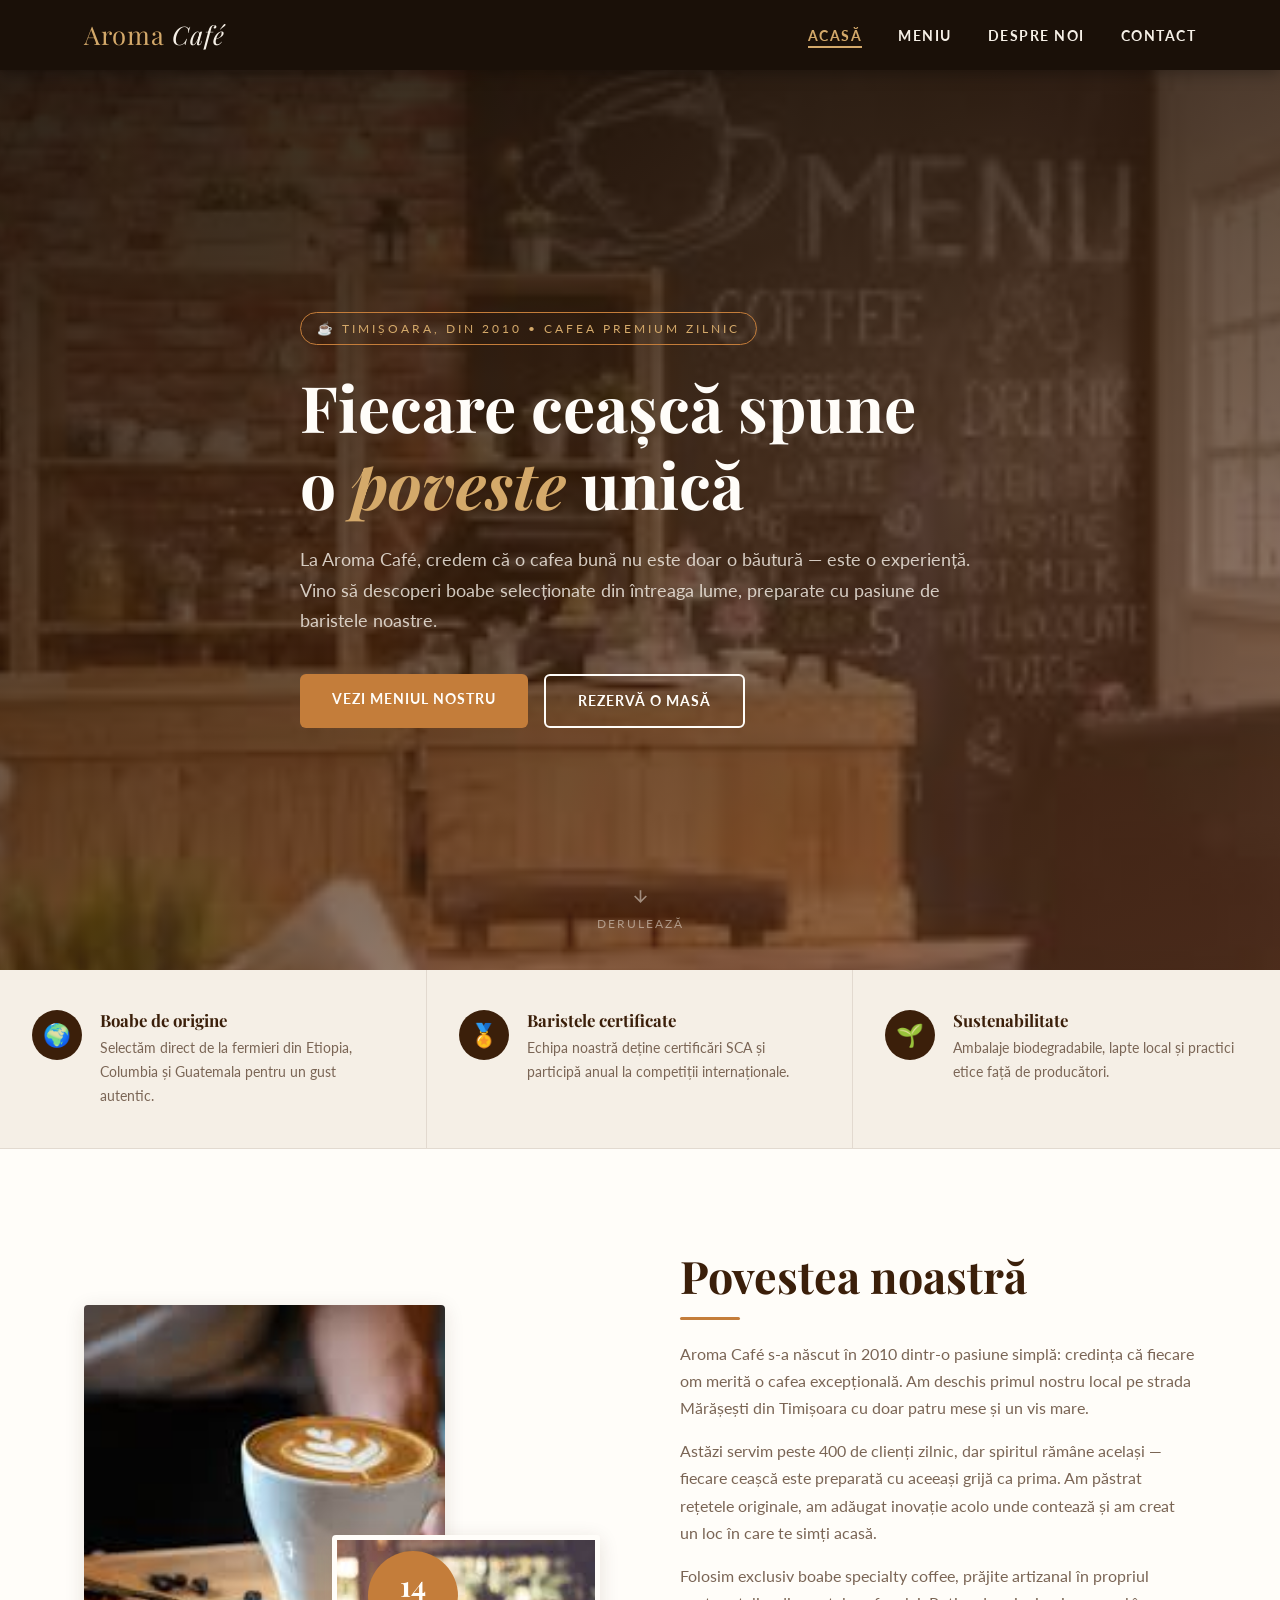
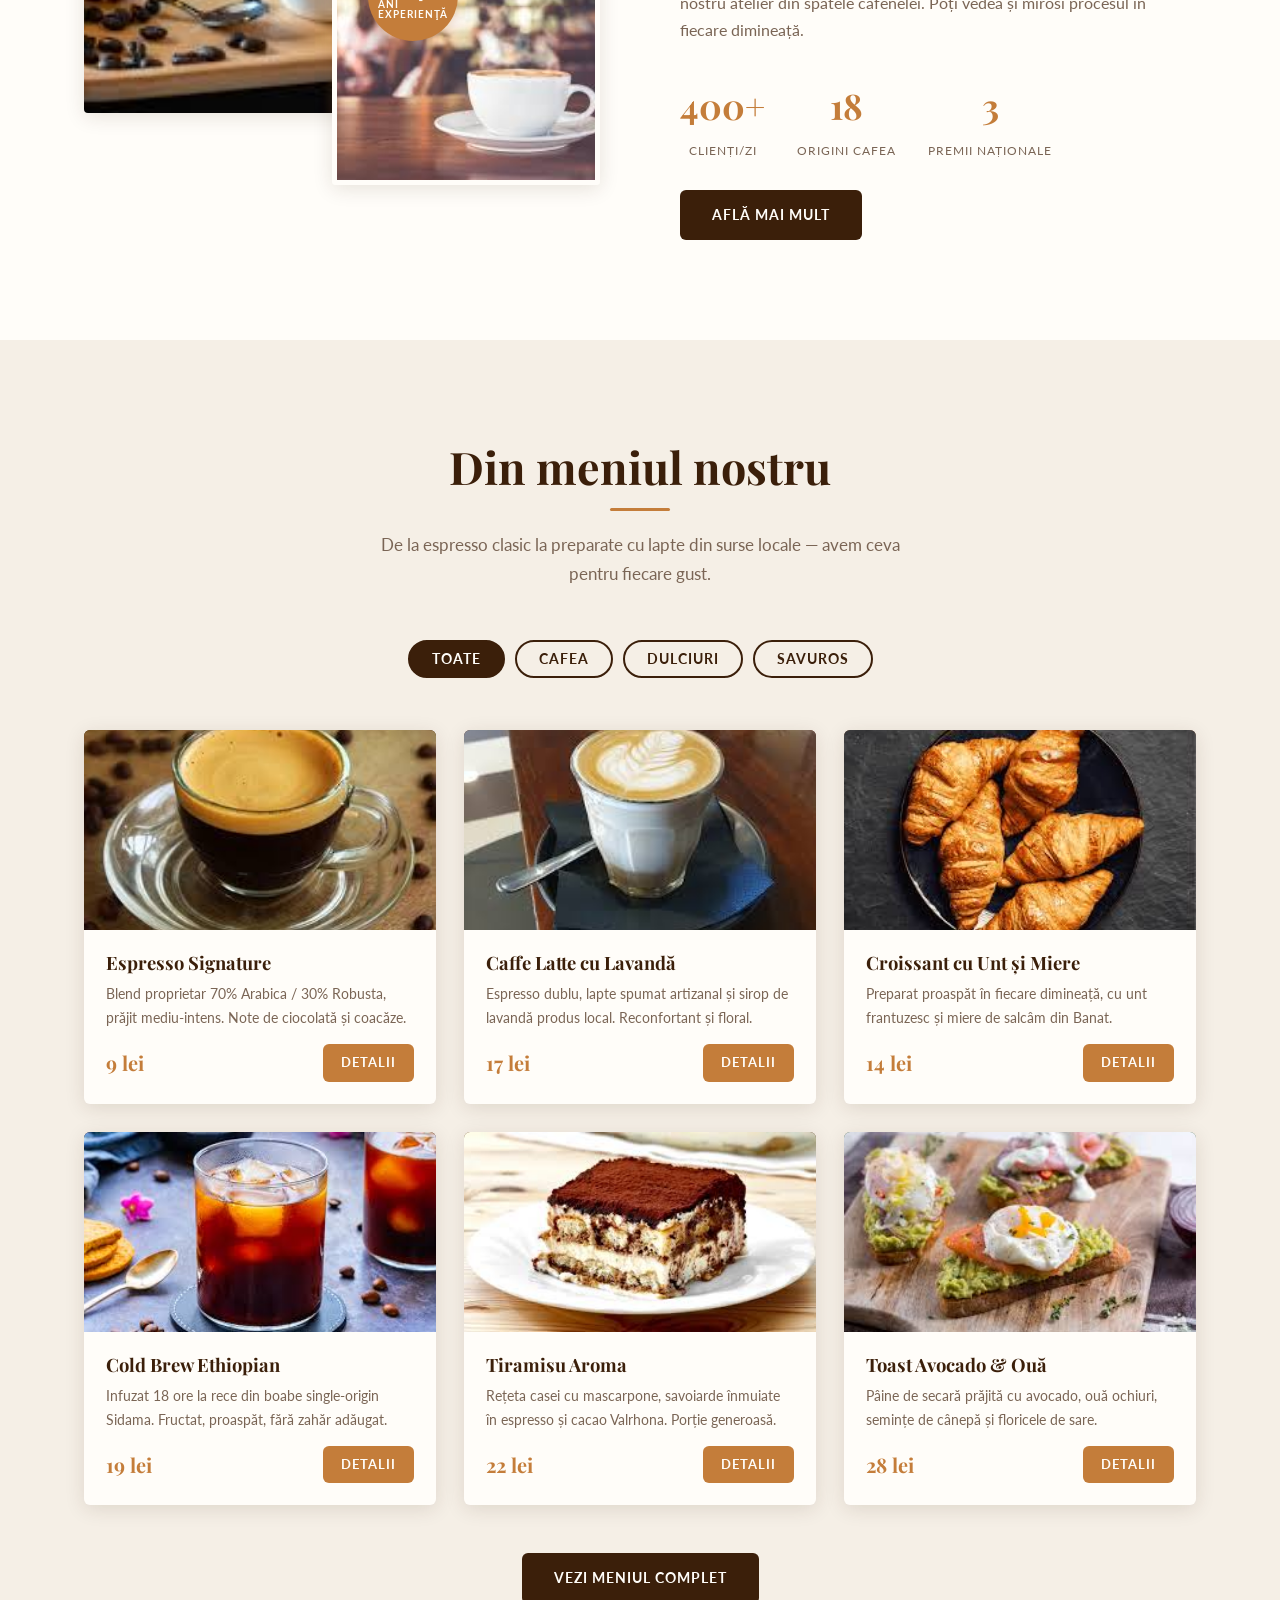
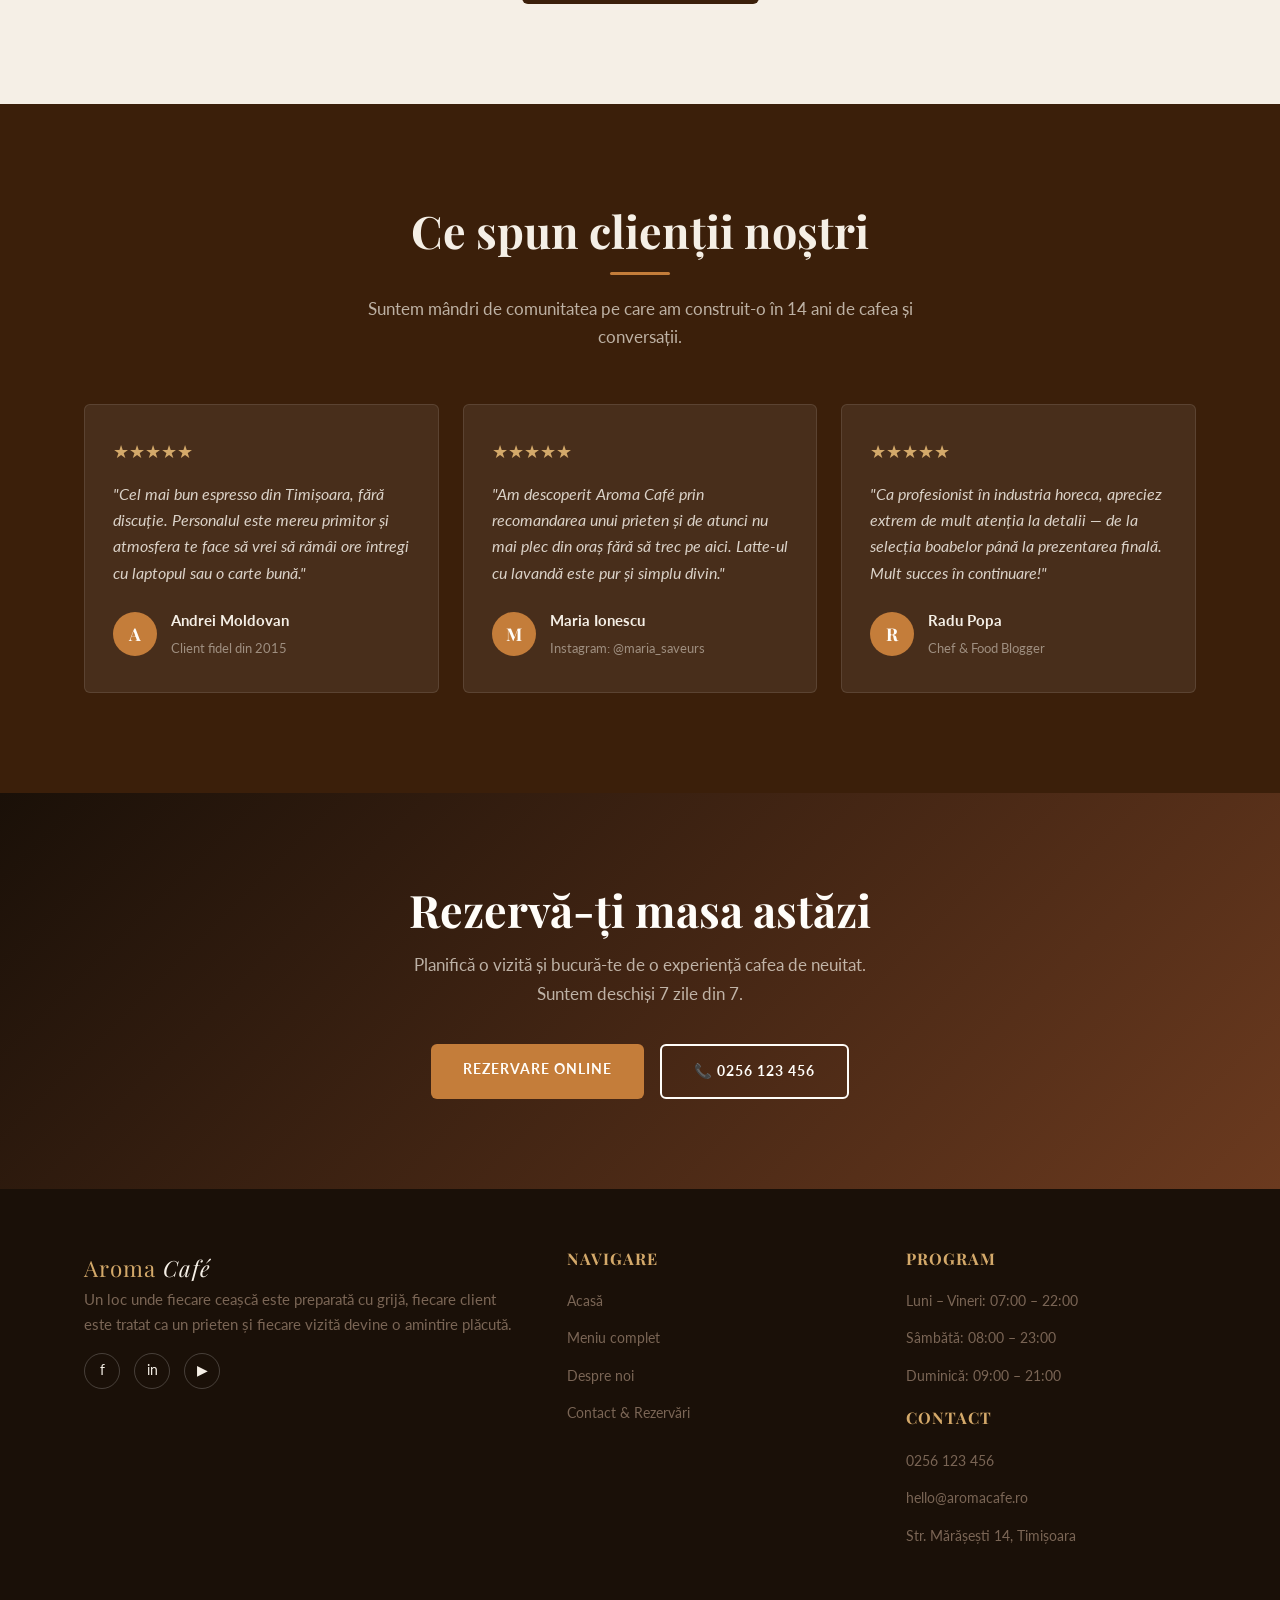
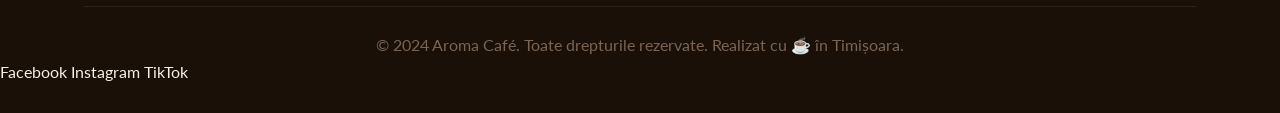
<file: static-site/static-site/index.html>
<!DOCTYPE html>
<html lang="ro">
<head>
  <meta charset="UTF-8" />
  <meta name="viewport" content="width=device-width, initial-scale=1.0" />
  <title>Aroma Café — Acasă</title>
  <link rel="stylesheet" href="css/style.css" />
  <link rel="stylesheet" href="css/home.css" />

<meta name="description" content="Cafenea modernă - cafea premium și deserturi">
<meta name="keywords" content="cafenea, cafea, deserturi">
<meta property="og:title" content="Cafenea">
<meta property="og:image" content="img/hero-bg.jpg">

</head>
<body>

<div id="loader" style="position:fixed;inset:0;background:#fff;display:flex;align-items:center;justify-content:center;z-index:9999;">
<div style="width:30px;height:30px;border:3px solid #ccc;border-top:3px solid #333;border-radius:50%;animation:spin 1s linear infinite;"></div>
</div>


  <nav id="navbar">
    <div class="container nav-inner">
      <a href="index.html" class="logo">Aroma <span>Café</span></a>
      <ul class="nav-links">
        <li><a href="index.html">Acasă</a></li>
        <li><a href="meniu.html">Meniu</a></li>
        <li><a href="despre.html">Despre noi</a></li>
        <li><a href="contact.html">Contact</a></li>
      </ul>
      <button class="hamburger" id="hamburger" aria-label="Meniu mobil">
        <span></span><span></span><span></span>
      </button>
    </div>
  </nav>
  <nav class="mobile-menu" id="mobileMenu" aria-label="Navigare mobilă">
    <button class="mobile-close" id="mobileClose" aria-label="Închide meniu">✕</button>
    <a href="index.html">Acasă</a>
    <a href="meniu.html">Meniu</a>
    <a href="despre.html">Despre noi</a>
    <a href="contact.html">Contact</a>
  </nav>

  <section class="hero">
    <div class="hero-image"></div>
    <div class="hero-bg"></div>
    <div class="container">
      <div class="hero-content">
        <span class="hero-tag">☕ Timișoara, din 2010 • Cafea premium zilnic</span>
        <h1>Fiecare ceașcă spune<br>o <em>poveste</em> unică</h1>
        <p>
          La Aroma Café, credem că o cafea bună nu este doar o băutură —
          este o experiență. Vino să descoperi boabe selecționate din întreaga
          lume, preparate cu pasiune de baristele noastre.
        </p>
        <div class="hero-actions">
          <a href="meniu.html" class="btn btn-primary">Vezi meniul nostru</a>
          <a href="contact.html" class="btn btn-outline">Rezervă o masă</a>
        </div>
      </div>
    </div>
    <div class="hero-scroll" aria-hidden="true">
      <svg viewBox="0 0 24 24" fill="none" stroke="currentColor" stroke-width="2">
        <path d="M12 5v14M5 12l7 7 7-7"/>
      </svg>
      <span>Derulează</span>
    </div>
  </section>

  <section class="features-strip">
    <div class="features-grid">
      <article class="feature-item">
        <div class="feature-icon">🌍</div>
        <div class="feature-text">
          <h3>Boabe de origine</h3>
          <p>Selectăm direct de la fermieri din Etiopia, Columbia și Guatemala pentru un gust autentic.</p>
        </div>
      </article>
      <article class="feature-item">
        <div class="feature-icon">🏅</div>
        <div class="feature-text">
          <h3>Baristele certificate</h3>
          <p>Echipa noastră deține certificări SCA și participă anual la competiții internaționale.</p>
        </div>
      </article>
      <article class="feature-item">
        <div class="feature-icon">🌱</div>
        <div class="feature-text">
          <h3>Sustenabilitate</h3>
          <p>Ambalaje biodegradabile, lapte local și practici etice față de producători.</p>
        </div>
      </article>
    </div>
  </section>

  <section class="about-section">
    <div class="container">
      <div class="about-grid">
        <div class="about-images" aria-hidden="true">
          <div class="about-img-main"></div>
          <div class="about-img-accent"></div>
          <div class="about-badge">14<small>ani<br>experienţă</small></div>
        </div>
        <div class="about-text">
          <h2 class="section-title">Povestea noastră</h2>
          <div class="divider"></div>
          <p>
            Aroma Café s-a născut în 2010 dintr-o pasiune simplă: credința că
            fiecare om merită o cafea excepțională. Am deschis primul nostru local
            pe strada Mărășești din Timișoara cu doar patru mese și un vis mare.
          </p>
          <p>
            Astăzi servim peste 400 de clienți zilnic, dar spiritul rămâne același —
            fiecare ceașcă este preparată cu aceeași grijă ca prima. Am păstrat
            rețetele originale, am adăugat inovație acolo unde contează și am creat
            un loc în care te simți acasă.
          </p>
          <p>
            Folosim exclusiv boabe specialty coffee, prăjite artizanal în propriul
            nostru atelier din spatele cafenelei. Poți vedea și mirosi procesul
            în fiecare dimineață.
          </p>
          <div class="about-stats">
            <div class="stat"><span class="stat-num">400+</span><span class="stat-label">Clienți/zi</span></div>
            <div class="stat"><span class="stat-num">18</span><span class="stat-label">Origini cafea</span></div>
            <div class="stat"><span class="stat-num">3</span><span class="stat-label">Premii naționale</span></div>
          </div>
          <br>
          <a href="despre.html" class="btn btn-dark">Află mai mult</a>
        </div>
      </div>
    </div>
  </section>

  <section class="menu-preview">
    <div class="container">
      <h2 class="section-title">Din meniul nostru</h2>
      <div class="divider"></div>
      <p class="section-subtitle">De la espresso clasic la preparate cu lapte din surse locale — avem ceva pentru fiecare gust.</p>

      <div class="menu-tabs">
        <button class="tab-btn active" data-cat="all">Toate</button>
        <button class="tab-btn" data-cat="cafea">Cafea</button>
        <button class="tab-btn" data-cat="dulce">Dulciuri</button>
        <button class="tab-btn" data-cat="savuros">Savuros</button>
      </div>

      <div class="menu-grid">
 
        <article class="menu-card" data-cat="cafea">
          <div class="menu-card-img" style="background-image:url('img/espresso.jpg'); background-color:#4a2c0a;"></div>
          <div class="menu-card-body">
            <h3>Espresso Signature</h3>
            <p>Blend proprietar 70% Arabica / 30% Robusta, prăjit mediu-intens. Note de ciocolată și coacăze.</p>
            <div class="menu-card-footer">
              <span class="price">9 lei</span>
              <a href="meniu.html" class="btn btn-primary" style="padding:8px 18px;font-size:0.8rem;">Detalii</a>
            </div>
          </div>
        </article>

        <article class="menu-card" data-cat="cafea">
          <div class="menu-card-img" style="background-image:url('img/latte.jpg'); background-color:#6b3a1f;"></div>
          <div class="menu-card-body">
            <h3>Caffe Latte cu Lavandă</h3>
            <p>Espresso dublu, lapte spumat artizanal și sirop de lavandă produs local. Reconfortant și floral.</p>
            <div class="menu-card-footer">
              <span class="price">17 lei</span>
              <a href="meniu.html" class="btn btn-primary" style="padding:8px 18px;font-size:0.8rem;">Detalii</a>
            </div>
          </div>
        </article>

        <article class="menu-card" data-cat="dulce">
          <div class="menu-card-img" style="background-image:url('img/croissant.jpg'); background-color:#8b5e3c;"></div>
          <div class="menu-card-body">
            <h3>Croissant cu Unt și Miere</h3>
            <p>Preparat proaspăt în fiecare dimineață, cu unt frantuzesc și miere de salcâm din Banat.</p>
            <div class="menu-card-footer">
              <span class="price">14 lei</span>
              <a href="meniu.html" class="btn btn-primary" style="padding:8px 18px;font-size:0.8rem;">Detalii</a>
            </div>
          </div>
        </article>

        <article class="menu-card" data-cat="cafea">
          <div class="menu-card-img" style="background-image:url('img/cold-brew.jpg'); background-color:#2a1505;"></div>
          <div class="menu-card-body">
            <h3>Cold Brew Ethiopian</h3>
            <p>Infuzat 18 ore la rece din boabe single-origin Sidama. Fructat, proaspăt, fără zahăr adăugat.</p>
            <div class="menu-card-footer">
              <span class="price">19 lei</span>
              <a href="meniu.html" class="btn btn-primary" style="padding:8px 18px;font-size:0.8rem;">Detalii</a>
            </div>
          </div>
        </article>

        <article class="menu-card" data-cat="dulce">
          <div class="menu-card-img" style="background-image:url('img/tiramisu.jpg'); background-color:#5c3317;"></div>
          <div class="menu-card-body">
            <h3>Tiramisu Aroma</h3>
            <p>Rețeta casei cu mascarpone, savoiarde înmuiate în espresso și cacao Valrhona. Porție generoasă.</p>
            <div class="menu-card-footer">
              <span class="price">22 lei</span>
              <a href="meniu.html" class="btn btn-primary" style="padding:8px 18px;font-size:0.8rem;">Detalii</a>
            </div>
          </div>
        </article>

        <article class="menu-card" data-cat="savuros">
          <div class="menu-card-img" style="background-image:url('img/avocado.jpg'); background-color:#3a5c2a;"></div>
          <div class="menu-card-body">
            <h3>Toast Avocado &amp; Ouă</h3>
            <p>Pâine de secară prăjită cu avocado, ouă ochiuri, semințe de cânepă și floricele de sare.</p>
            <div class="menu-card-footer">
              <span class="price">28 lei</span>
              <a href="meniu.html" class="btn btn-primary" style="padding:8px 18px;font-size:0.8rem;">Detalii</a>
            </div>
          </div>
        </article>
      </div>

      <div style="text-align:center; margin-top:48px;">
        <a href="meniu.html" class="btn btn-dark">Vezi meniul complet</a>
      </div>
    </div>
  </section>

  <section class="testimonials">
    <div class="container">
      <h2 class="section-title">Ce spun clienții noștri</h2>
      <div class="divider"></div>
      <p class="section-subtitle">Suntem mândri de comunitatea pe care am construit-o în 14 ani de cafea și conversații.</p>

      <div class="reviews-grid">
        <article class="review-card">
          <div class="stars">★★★★★</div>
          <p>"Cel mai bun espresso din Timișoara, fără discuție. Personalul este mereu primitor și atmosfera te face să vrei să rămâi ore întregi cu laptopul sau o carte bună."</p>
          <div class="reviewer">
            <div class="reviewer-avatar">A</div>
            <div class="reviewer-info"><strong>Andrei Moldovan</strong><span>Client fidel din 2015</span></div>
          </div>
        </article>
        <article class="review-card">
          <div class="stars">★★★★★</div>
          <p>"Am descoperit Aroma Café prin recomandarea unui prieten și de atunci nu mai plec din oraș fără să trec pe aici. Latte-ul cu lavandă este pur și simplu divin."</p>
          <div class="reviewer">
            <div class="reviewer-avatar">M</div>
            <div class="reviewer-info"><strong>Maria Ionescu</strong><span>Instagram: @maria_saveurs</span></div>
          </div>
        </article>
        <article class="review-card">
          <div class="stars">★★★★★</div>
          <p>"Ca profesionist în industria horeca, apreciez extrem de mult atenția la detalii — de la selecția boabelor până la prezentarea finală. Mult succes în continuare!"</p>
          <div class="reviewer">
            <div class="reviewer-avatar">R</div>
            <div class="reviewer-info"><strong>Radu Popa</strong><span>Chef &amp; Food Blogger</span></div>
          </div>
        </article>
      </div>
    </div>
  </section>

  <section class="cta-band">
    <div class="container">
      <h2>Rezervă-ți masa astăzi</h2>
      <p>Planifică o vizită și bucură-te de o experiență cafea de neuitat. Suntem deschiși 7 zile din 7.</p>
      <div class="cta-actions">
        <a href="contact.html" class="btn btn-primary">Rezervare online</a>
        <a href="tel:+40256123456" class="btn btn-outline">📞 0256 123 456</a>
      </div>
    </div>
  </section>

  <footer>
    <div class="container">
      <div class="footer-grid">
        <div class="footer-brand">
          <a href="index.html" class="logo">Aroma <span>Café</span></a>
          <p>Un loc unde fiecare ceașcă este preparată cu grijă, fiecare client este tratat ca un prieten și fiecare vizită devine o amintire plăcută.</p>
          <div class="social-links">
            <a href="#" aria-label="Facebook">f</a>
            <a href="#" aria-label="Instagram">in</a>
            <a href="#" aria-label="TikTok">▶</a>
          </div>
        </div>
        <div class="footer-col">
          <h4>Navigare</h4>
          <ul>
            <li><a href="index.html">Acasă</a></li>
            <li><a href="meniu.html">Meniu complet</a></li>
            <li><a href="despre.html">Despre noi</a></li>
            <li><a href="contact.html">Contact &amp; Rezervări</a></li>
          </ul>
        </div>
        <div class="footer-col">
          <h4>Program</h4>
          <ul>
            <li><a>Luni – Vineri: 07:00 – 22:00</a></li>
            <li><a>Sâmbătă: 08:00 – 23:00</a></li>
            <li><a>Duminică: 09:00 – 21:00</a></li>
          </ul>
          <h4 style="margin-top:20px;">Contact</h4>
          <ul>
            <li><a href="tel:+40256123456">0256 123 456</a></li>
            <li><a href="mailto:hello@aromacafe.ro">hello@aromacafe.ro</a></li>
            <li><a>Str. Mărășești 14, Timișoara</a></li>
          </ul>
        </div>
      </div>
      <div class="footer-bottom">
        <p>© 2024 Aroma Café. Toate drepturile rezervate. Realizat cu ☕ în Timișoara.</p>
      </div>
    </div>
  
<div class="social">
<a href="https://facebook.com" target="_blank">Facebook</a>
<a href="https://instagram.com" target="_blank">Instagram</a>
<a href="https://tiktok.com" target="_blank">TikTok</a>
</div>

</footer>

  <script src="js/main.js"></script>
</body>
</html>
</file>
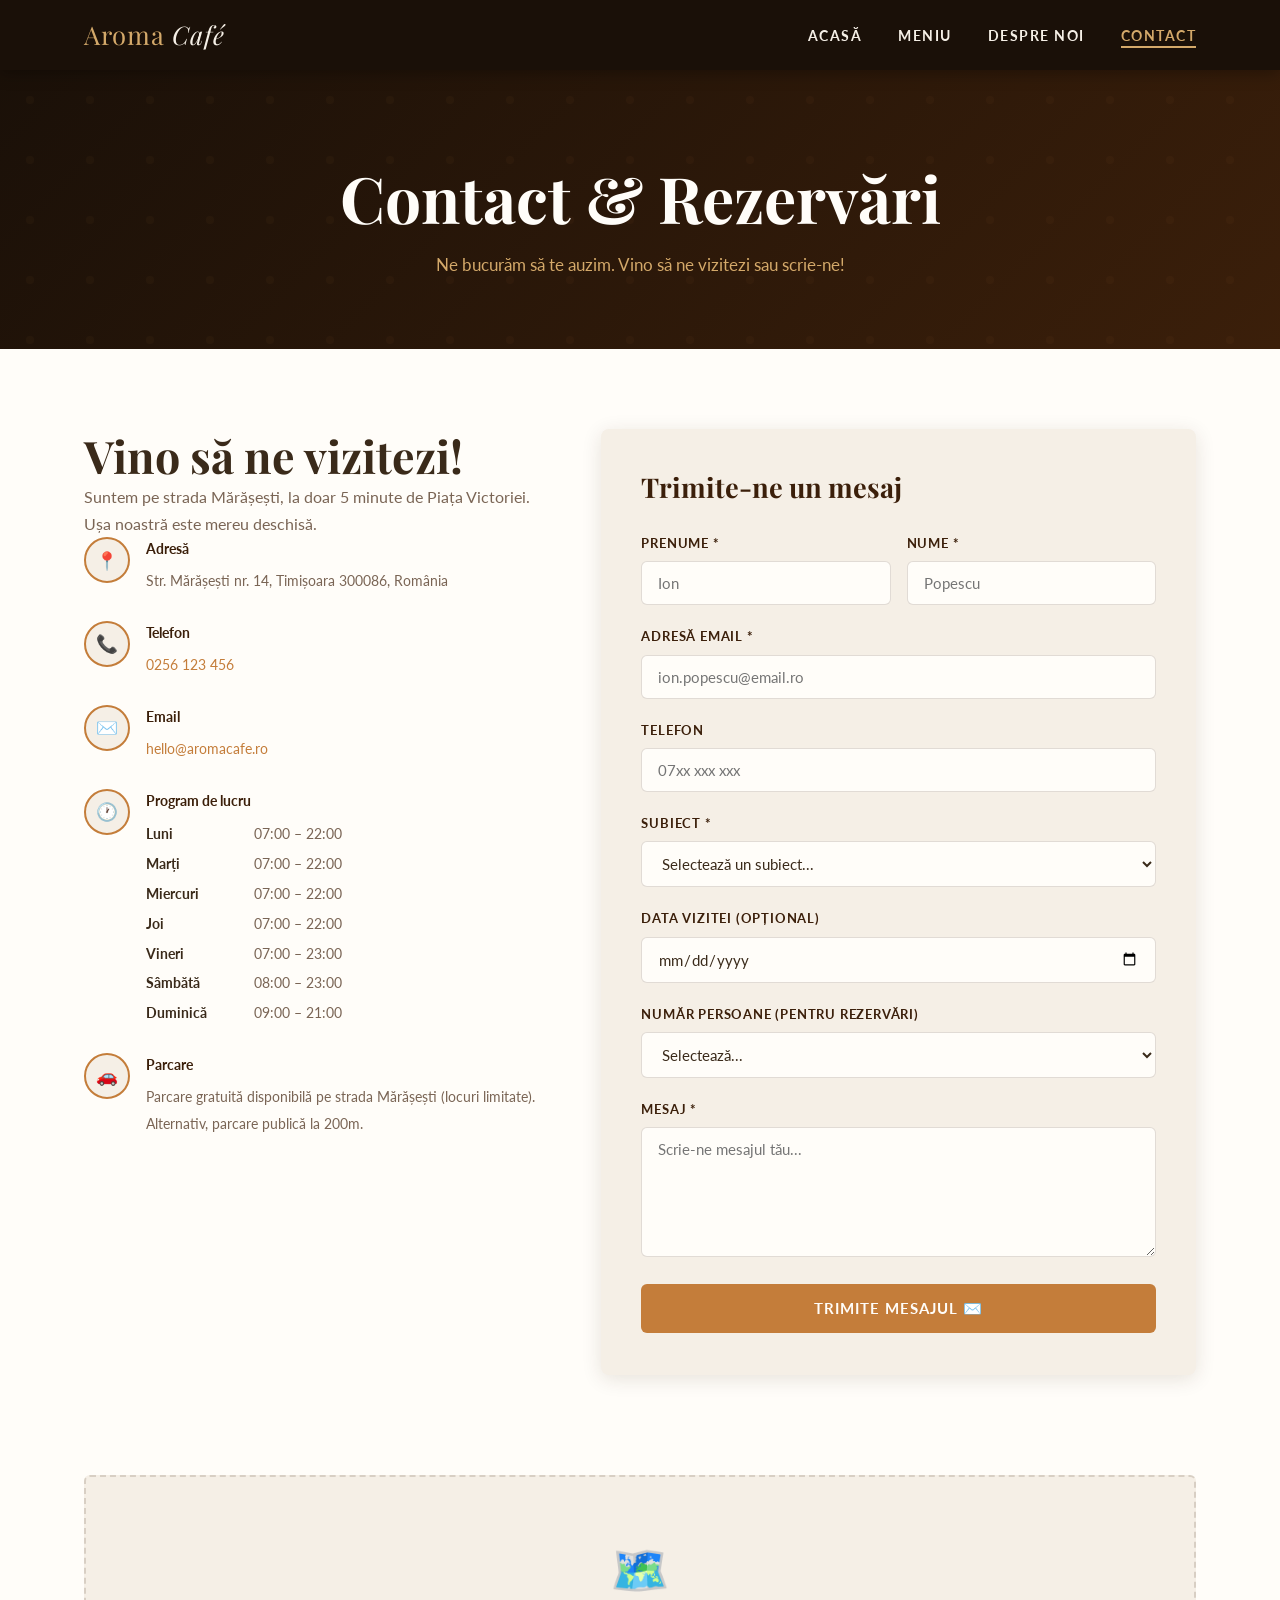
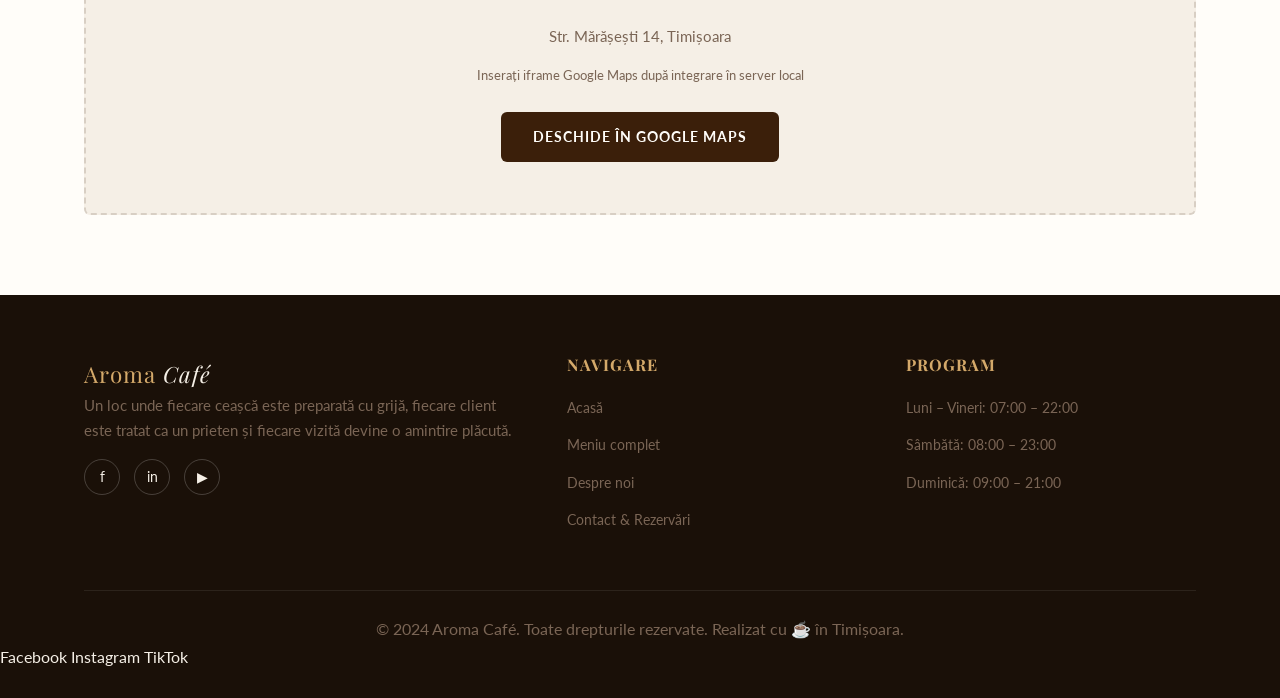
<file: static-site/static-site/contact.html>
<!DOCTYPE html>
<html lang="ro">
<head>
  <meta charset="UTF-8" />
  <meta name="viewport" content="width=device-width, initial-scale=1.0" />
  <title>Aroma Café — Contact</title>
  <link rel="stylesheet" href="css/style.css" />
  <link rel="stylesheet" href="css/pages.css" />

<meta name="description" content="Cafenea modernă - cafea premium și deserturi">
<meta name="keywords" content="cafenea, cafea, deserturi">
<meta property="og:title" content="Cafenea">
<meta property="og:image" content="img/hero-bg.jpg">

</head>
<body>

<div id="loader" style="position:fixed;inset:0;background:#fff;display:flex;align-items:center;justify-content:center;z-index:9999;">
<div style="width:30px;height:30px;border:3px solid #ccc;border-top:3px solid #333;border-radius:50%;animation:spin 1s linear infinite;"></div>
</div>


 
  <nav id="navbar">
    <div class="container nav-inner">
      <a href="index.html" class="logo">Aroma <span>Café</span></a>
      <ul class="nav-links">
        <li><a href="index.html">Acasă</a></li>
        <li><a href="meniu.html">Meniu</a></li>
        <li><a href="despre.html">Despre noi</a></li>
        <li><a href="contact.html">Contact</a></li>
      </ul>
      <button class="hamburger" id="hamburger" aria-label="Meniu mobil">
        <span></span><span></span><span></span>
      </button>
    </div>
  </nav>

  <nav class="mobile-menu" id="mobileMenu">
    <button class="mobile-close" id="mobileClose">✕</button>
    <a href="index.html">Acasă</a>
    <a href="meniu.html">Meniu</a>
    <a href="despre.html">Despre noi</a>
    <a href="contact.html">Contact</a>
  </nav>

  
  <header class="page-hero">
    <div class="container">
      <h1>Contact &amp; Rezervări</h1>
      <p>Ne bucurăm să te auzim. Vino să ne vizitezi sau scrie-ne!</p>
    </div>
  </header>

  
  <main class="contact-page">
    <div class="container">
      <div class="contact-grid">

        
        <section aria-labelledby="contact-info-heading">
          <h2 id="contact-info-heading">Vino să ne vizitezi!</h2>
          <p>Suntem pe strada Mărășești, la doar 5 minute de Piața Victoriei. Ușa noastră este mereu deschisă.</p>

          <div class="contact-detail">
            <div class="contact-detail-icon">📍</div>
            <div class="contact-detail-text">
              <strong>Adresă</strong>
              <span>Str. Mărășești nr. 14, Timișoara 300086, România</span>
            </div>
          </div>
          <div class="contact-detail">
            <div class="contact-detail-icon">📞</div>
            <div class="contact-detail-text">
              <strong>Telefon</strong>
              <span><a href="tel:+40256123456" style="color:var(--color-caramel)">0256 123 456</a></span>
            </div>
          </div>
          <div class="contact-detail">
            <div class="contact-detail-icon">✉️</div>
            <div class="contact-detail-text">
              <strong>Email</strong>
              <span><a href="mailto:hello@aromacafe.ro" style="color:var(--color-caramel)">hello@aromacafe.ro</a></span>
            </div>
          </div>
          <div class="contact-detail">
            <div class="contact-detail-icon">🕐</div>
            <div class="contact-detail-text">
              <strong>Program de lucru</strong>
              <div class="hours-grid">
                <span>Luni</span><span>07:00 – 22:00</span>
                <span>Marți</span><span>07:00 – 22:00</span>
                <span>Miercuri</span><span>07:00 – 22:00</span>
                <span>Joi</span><span>07:00 – 22:00</span>
                <span>Vineri</span><span>07:00 – 23:00</span>
                <span>Sâmbătă</span><span>08:00 – 23:00</span>
                <span>Duminică</span><span>09:00 – 21:00</span>
              </div>
            </div>
          </div>
          <div class="contact-detail">
            <div class="contact-detail-icon">🚗</div>
            <div class="contact-detail-text">
              <strong>Parcare</strong>
              <span>Parcare gratuită disponibilă pe strada Mărășești (locuri limitate). Alternativ, parcare publică la 200m.</span>
            </div>
          </div>
        </section>

        
        <section aria-labelledby="form-heading">
          <div class="contact-form-card">
            <h2 id="form-heading">Trimite-ne un mesaj</h2>

            <form id="contactForm" novalidate>
              <div class="form-row">
                <div class="form-group">
                  <label for="firstName">Prenume *</label>
                  <input type="text" id="firstName" name="firstName" placeholder="Ion" required />
                </div>
                <div class="form-group">
                  <label for="lastName">Nume *</label>
                  <input type="text" id="lastName" name="lastName" placeholder="Popescu" required />
                </div>
              </div>

              <div class="form-group">
                <label for="email">Adresă email *</label>
                <input type="email" id="email" name="email" placeholder="ion.popescu@email.ro" required />
              </div>

              <div class="form-group">
                <label for="phone">Telefon</label>
                <input type="tel" id="phone" name="phone" placeholder="07xx xxx xxx" />
              </div>

              <div class="form-group">
                <label for="subject">Subiect *</label>
                <select id="subject" name="subject" required>
                  <option value="" disabled selected>Selectează un subiect...</option>
                  <option value="rezervare">Rezervare masă / eveniment privat</option>
                  <option value="feedback">Feedback sau recenzie</option>
                  <option value="colaborare">Propunere de colaborare</option>
                  <option value="cafea">Întrebare despre cafea sau meniu</option>
                  <option value="altele">Altele</option>
                </select>
              </div>

              <div class="form-group">
                <label for="date">Data vizitei (opțional)</label>
                <input type="date" id="date" name="date" />
              </div>

              <div class="form-group">
                <label for="persoane">Număr persoane (pentru rezervări)</label>
                <select id="persoane" name="persoane">
                  <option value="">Selectează...</option>
                  <option value="1">1 persoană</option>
                  <option value="2">2 persoane</option>
                  <option value="3-4">3–4 persoane</option>
                  <option value="5-8">5–8 persoane</option>
                  <option value="9+">9+ persoane (eveniment privat)</option>
                </select>
              </div>

              <div class="form-group">
                <label for="message">Mesaj *</label>
                <textarea id="message" name="message" placeholder="Scrie-ne mesajul tău..." required></textarea>
              </div>

              <button type="submit" class="btn btn-primary form-submit">
                Trimite mesajul ✉️
              </button>
            </form>

            <div class="form-success" id="formSuccess">
              <div class="success-icon">✅</div>
              <h3>Mesaj trimis cu succes!</h3>
              <p>Îți mulțumim pentru mesaj. Îți vom răspunde în maxim 24 de ore la adresa de email furnizată.</p>
              <br>
              <a href="index.html" class="btn btn-dark">Înapoi acasă</a>
            </div>
          </div>
        </section>

      </div>
    </div>
  </main>

  
  <section class="map-section">
    <div class="container">
      <div class="map-placeholder" role="img" aria-label="Hartă locație Aroma Café">
        <span style="font-size:3rem;">🗺️</span>
        <p>Str. Mărășești 14, Timișoara</p>
        <p style="font-size:0.82rem;">Inserați iframe Google Maps după integrare în server local</p>
        <a href="https://maps.google.com/?q=Timisoara+Str+Marasesti+14" target="_blank" class="btn btn-dark" style="margin-top:12px;">
          Deschide în Google Maps
        </a>
      </div>
    </div>
  </section>

  
  <footer>
    <div class="container">
      <div class="footer-grid">
        <div class="footer-brand">
          <a href="index.html" class="logo">Aroma <span>Café</span></a>
          <p>Un loc unde fiecare ceașcă este preparată cu grijă, fiecare client este tratat ca un prieten și fiecare vizită devine o amintire plăcută.</p>
          <div class="social-links">
            <a href="#" aria-label="Facebook">f</a>
            <a href="#" aria-label="Instagram">in</a>
            <a href="#" aria-label="TikTok">▶</a>
          </div>
        </div>
        <div class="footer-col">
          <h4>Navigare</h4>
          <ul>
            <li><a href="index.html">Acasă</a></li>
            <li><a href="meniu.html">Meniu complet</a></li>
            <li><a href="despre.html">Despre noi</a></li>
            <li><a href="contact.html">Contact &amp; Rezervări</a></li>
          </ul>
        </div>
        <div class="footer-col">
          <h4>Program</h4>
          <ul>
            <li><a>Luni – Vineri: 07:00 – 22:00</a></li>
            <li><a>Sâmbătă: 08:00 – 23:00</a></li>
            <li><a>Duminică: 09:00 – 21:00</a></li>
          </ul>
        </div>
      </div>
      <div class="footer-bottom">
        <p>© 2024 Aroma Café. Toate drepturile rezervate. Realizat cu ☕ în Timișoara.</p>
      </div>
    </div>
  
<div class="social">
<a href="https://facebook.com" target="_blank">Facebook</a>
<a href="https://instagram.com" target="_blank">Instagram</a>
<a href="https://tiktok.com" target="_blank">TikTok</a>
</div>

</footer>

  <script src="js/main.js"></script>
</body>
</html>
</file>
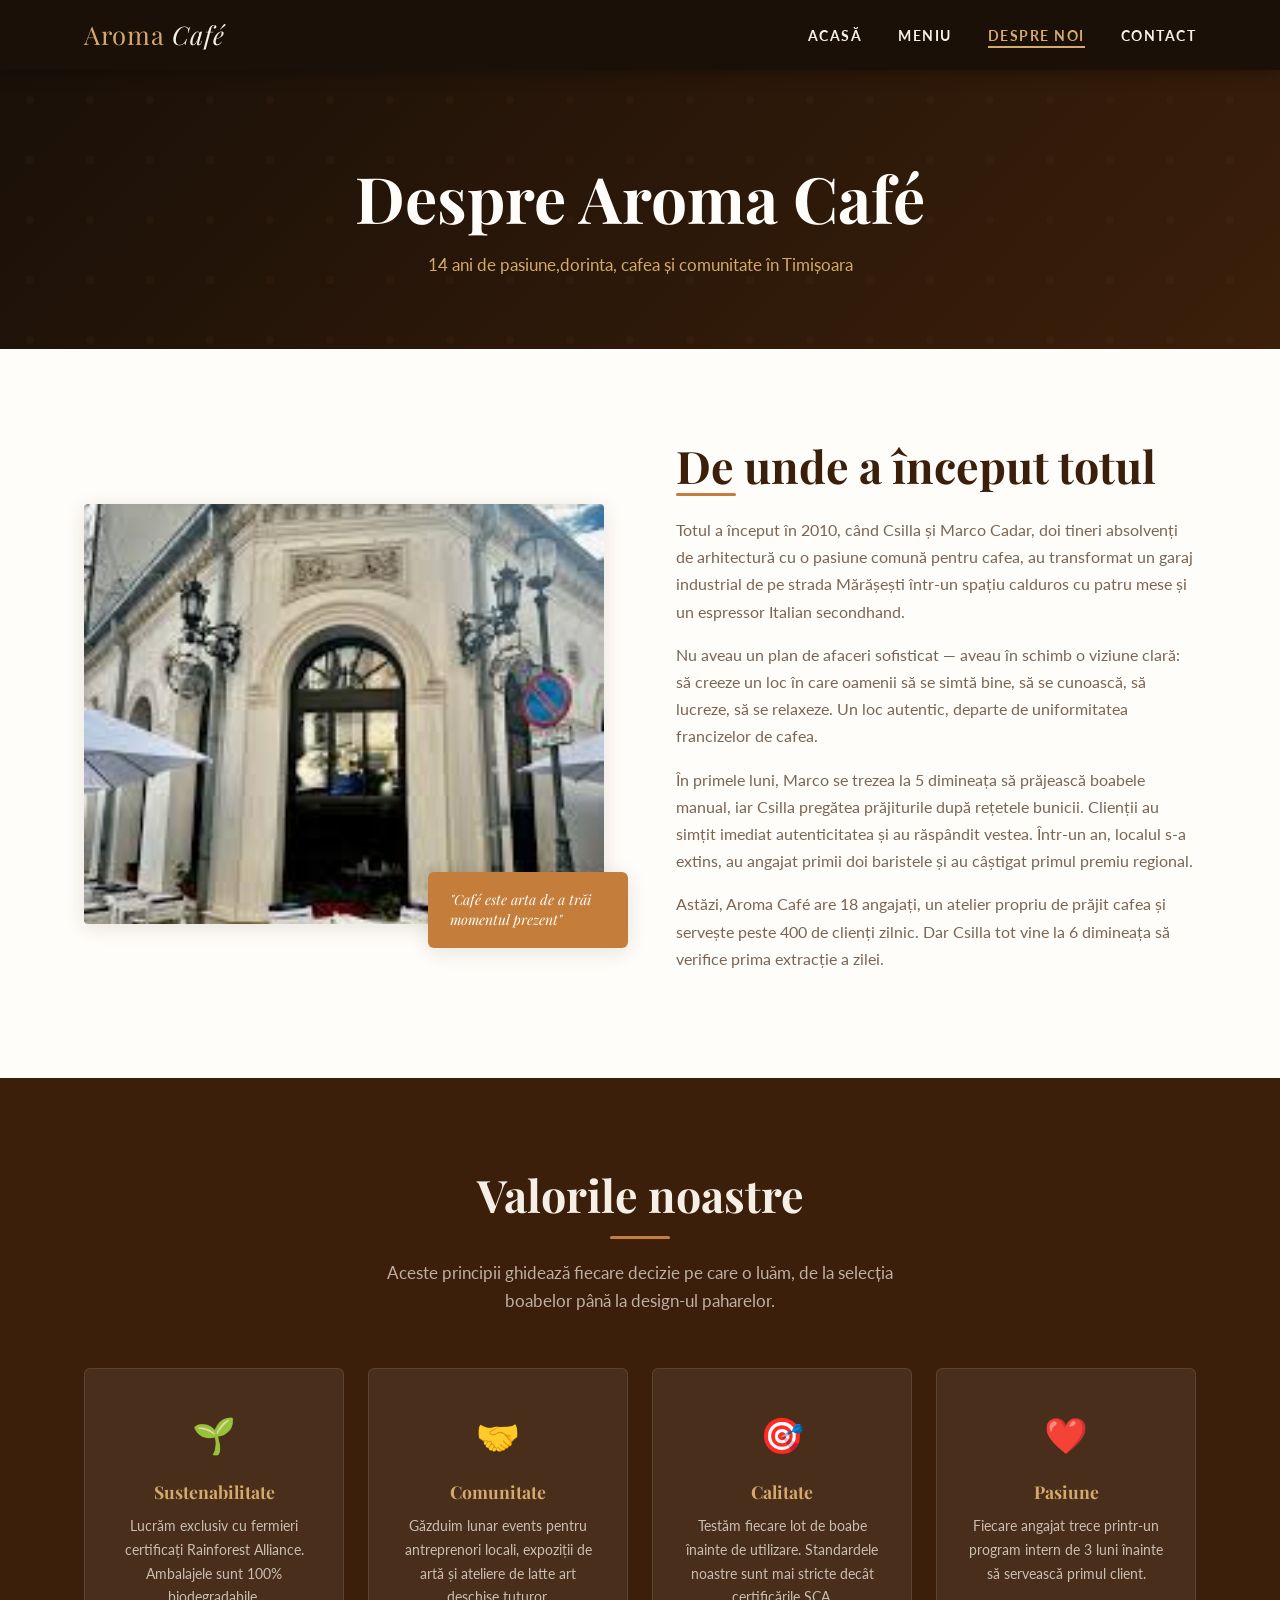
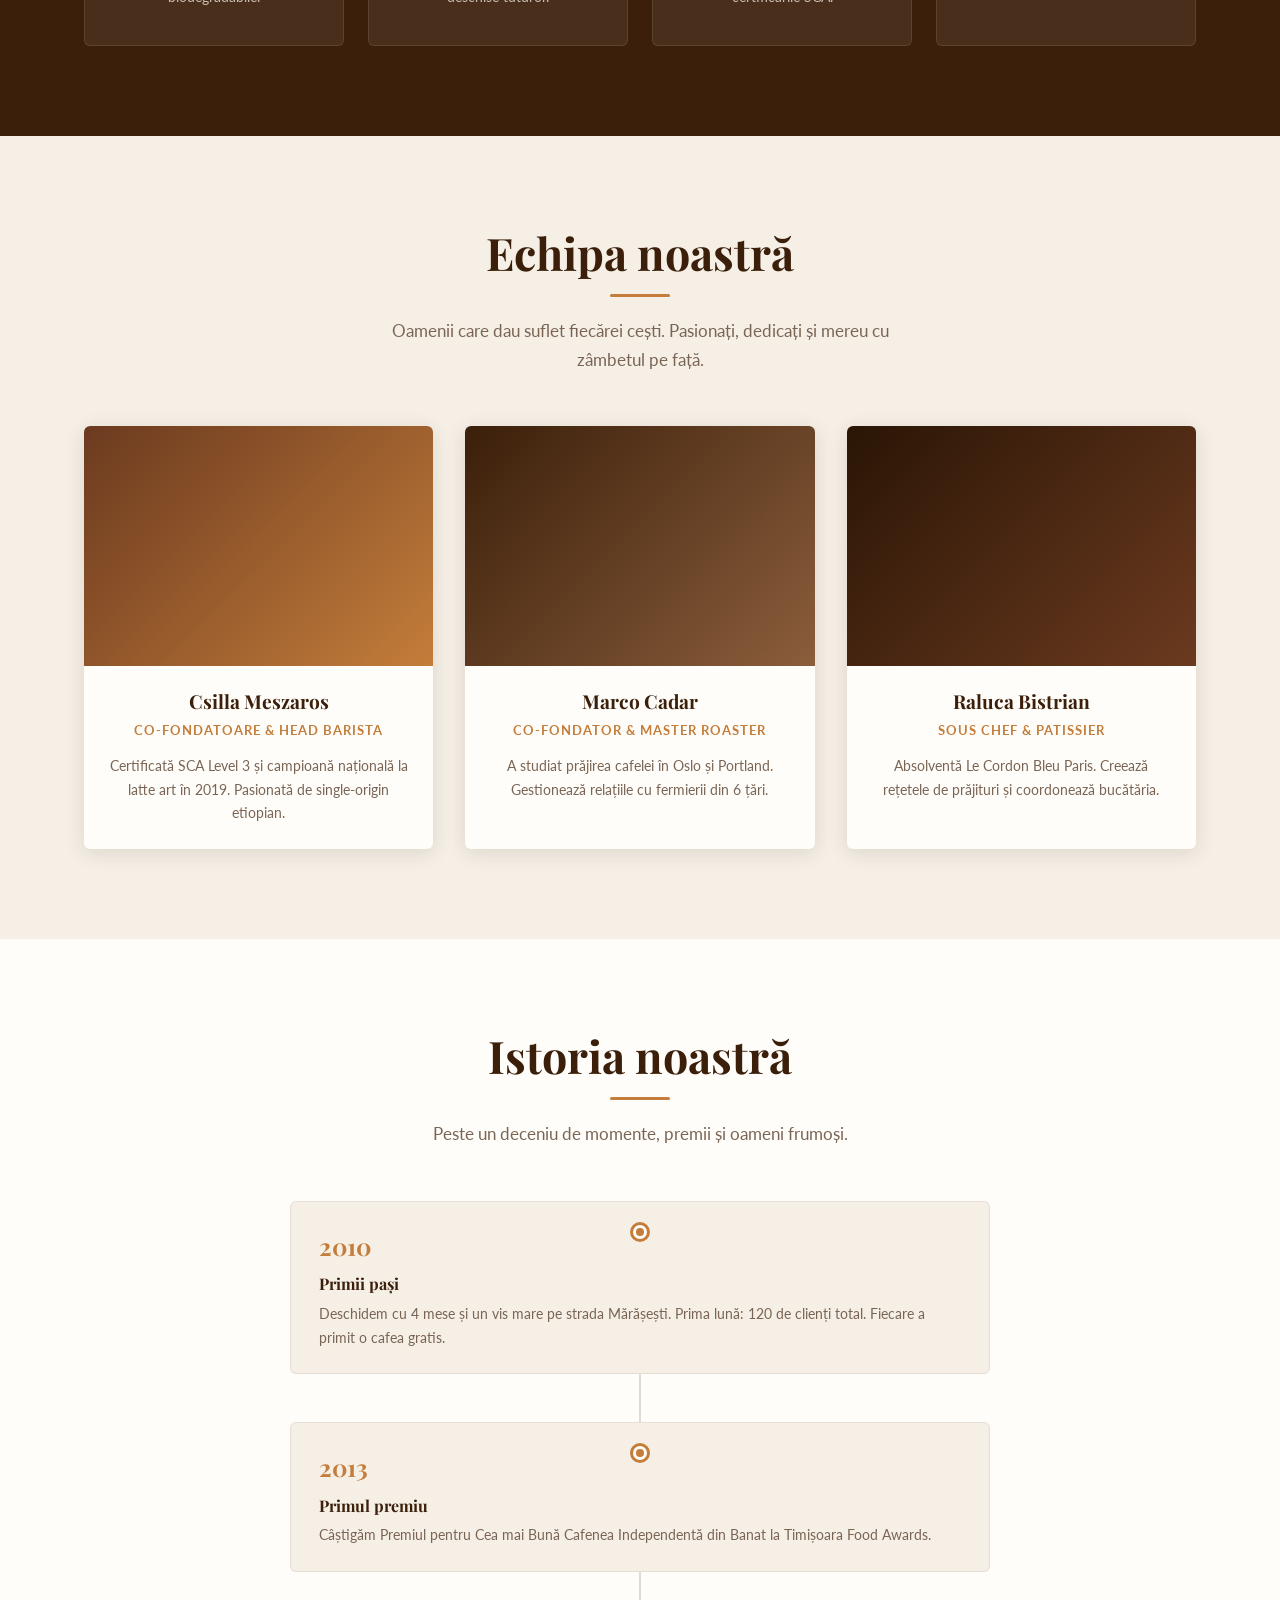
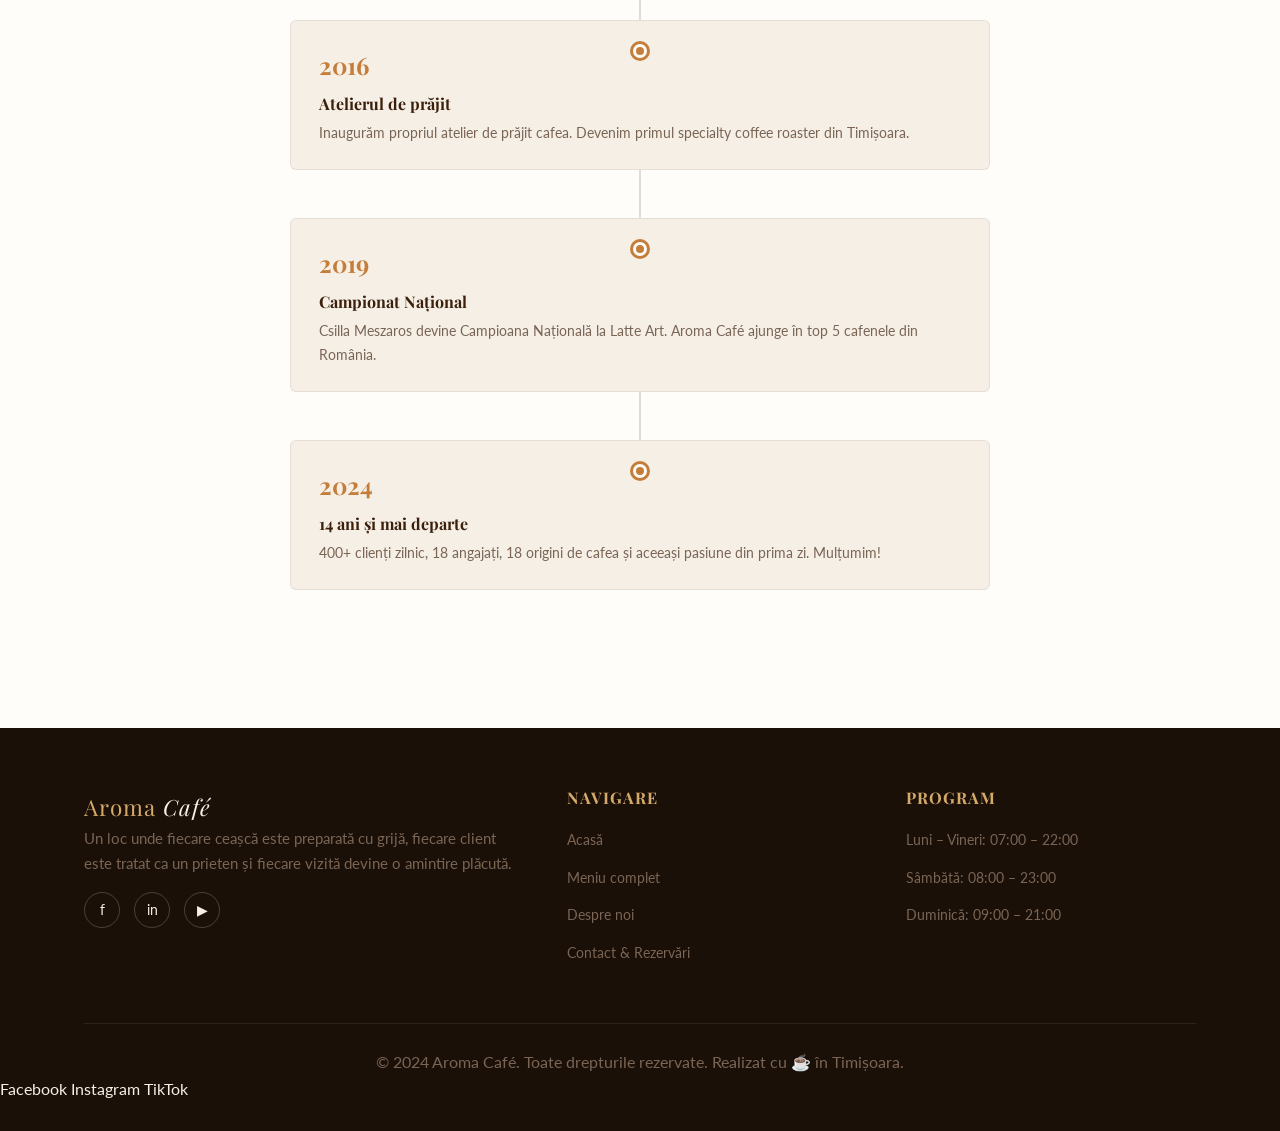
<file: static-site/static-site/despre.html>
<!DOCTYPE html>
<html lang="ro">
<head>
  <meta charset="UTF-8" />
  <meta name="viewport" content="width=device-width, initial-scale=1.0" />
  <title>Aroma Café — Despre noi</title>
  <link rel="stylesheet" href="css/style.css" />
  <link rel="stylesheet" href="css/pages.css" />

<meta name="description" content="Cafenea modernă - cafea premium și deserturi">
<meta name="keywords" content="cafenea, cafea, deserturi">
<meta property="og:title" content="Cafenea">
<meta property="og:image" content="img/hero-bg.jpg">

</head>
<body>

<div id="loader" style="position:fixed;inset:0;background:#fff;display:flex;align-items:center;justify-content:center;z-index:9999;">
<div style="width:30px;height:30px;border:3px solid #ccc;border-top:3px solid #333;border-radius:50%;animation:spin 1s linear infinite;"></div>
</div>


  <nav id="navbar">
    <div class="container nav-inner">
      <a href="index.html" class="logo">Aroma <span>Café</span></a>
      <ul class="nav-links">
        <li><a href="index.html">Acasă</a></li>
        <li><a href="meniu.html">Meniu</a></li>
        <li><a href="despre.html">Despre noi</a></li>
        <li><a href="contact.html">Contact</a></li>
      </ul>
      <button class="hamburger" id="hamburger" aria-label="Meniu mobil">
        <span></span><span></span><span></span>
      </button>
    </div>
  </nav>

  <nav class="mobile-menu" id="mobileMenu">
    <button class="mobile-close" id="mobileClose">✕</button>
    <a href="index.html">Acasă</a>
    <a href="meniu.html">Meniu</a>
    <a href="despre.html">Despre noi</a>
    <a href="contact.html">Contact</a>
  </nav>

  <header class="page-hero">
    <div class="container">
      <h1>Despre Aroma Café</h1>
      <p>14 ani de pasiune,dorinta, cafea și comunitate în Timișoara</p>
    </div>
  </header>

  <section class="story-section">
    <div class="container">
      <div class="story-grid">
        <div class="story-img" role="img" aria-label="Interiorul cafenelei Aroma"></div>
        <div class="story-text">
          <h2>De unde a început totul</h2>
          <div class="divider"></div>
          <p>
            Totul a început în 2010, când Csilla și Marco Cadar, doi tineri absolvenți de arhitectură cu o pasiune
            comună pentru cafea, au transformat un garaj industrial de pe strada Mărășești într-un spațiu calduros
            cu patru mese și un espressor Italian secondhand.
          </p>
          <p>
            Nu aveau un plan de afaceri sofisticat — aveau în schimb o viziune clară: să creeze un loc în care oamenii
            să se simtă bine, să se cunoască, să lucreze, să se relaxeze. Un loc autentic, departe de uniformitatea
            francizelor de cafea.
          </p>
          <p>
            În primele luni, Marco se trezea la 5 dimineața să prăjească boabele manual, iar Csilla pregătea prăjiturile
            după rețetele bunicii. Clienții au simțit imediat autenticitatea și au răspândit vestea. Într-un an,
            localul s-a extins, au angajat primii doi baristele și au câștigat primul premiu regional.
          </p>
          <p>
            Astăzi, Aroma Café are 18 angajați, un atelier propriu de prăjit cafea și servește peste 400 de clienți
            zilnic. Dar Csilla tot vine la 6 dimineața să verifice prima extracție a zilei.
          </p>
        </div>
      </div>
    </div>
  </section>

  <section class="values-section">
    <div class="container">
      <h2 class="section-title">Valorile noastre</h2>
      <div class="divider"></div>
      <p class="section-subtitle">Aceste principii ghidează fiecare decizie pe care o luăm, de la selecția boabelor până la design-ul paharelor.</p>
      <div class="values-grid">
        <article class="value-card">
          <div class="value-icon">🌱</div>
          <h3>Sustenabilitate</h3>
          <p>Lucrăm exclusiv cu fermieri certificați Rainforest Alliance. Ambalajele sunt 100% biodegradabile.</p>
        </article>
        <article class="value-card">
          <div class="value-icon">🤝</div>
          <h3>Comunitate</h3>
          <p>Găzduim lunar events pentru antreprenori locali, expoziții de artă și ateliere de latte art deschise tuturor.</p>
        </article>
        <article class="value-card">
          <div class="value-icon">🎯</div>
          <h3>Calitate</h3>
          <p>Testăm fiecare lot de boabe înainte de utilizare. Standardele noastre sunt mai stricte decât certificările SCA.</p>
        </article>
        <article class="value-card">
          <div class="value-icon">❤️</div>
          <h3>Pasiune</h3>
          <p>Fiecare angajat trece printr-un program intern de 3 luni înainte să servească primul client.</p>
        </article>
      </div>
    </div>
  </section>

  <section class="team-section">
    <div class="container">
      <h2 class="section-title">Echipa noastră</h2>
      <div class="divider"></div>
      <p class="section-subtitle">Oamenii care dau suflet fiecărei cești. Pasionați, dedicați și mereu cu zâmbetul pe față.</p>
      <div class="team-grid">
        <article class="team-card">
          <div class="team-photo" style="background: linear-gradient(135deg, #6b3a1f, #c47d3a);" role="img" aria-label="Ioana Drăghici"></div>
          <div class="team-info">
            <h3>Csilla Meszaros</h3>
            <span class="team-role">Co-fondatoare &amp; Head Barista</span>
            <p>Certificată SCA Level 3 și campioană națională la latte art în 2019. Pasionată de single-origin etiopian.</p>
          </div>
        </article>
        <article class="team-card">
          <div class="team-photo" style="background: linear-gradient(135deg, #3b1f0a, #8b5e3c);" role="img" aria-label="Mihai Drăghici"></div>
          <div class="team-info">
            <h3>Marco Cadar</h3>
            <span class="team-role">Co-fondator &amp; Master Roaster</span>
            <p>A studiat prăjirea cafelei în Oslo și Portland. Gestionează relațiile cu fermierii din 6 țări.</p>
          </div>
        </article>
        <article class="team-card">
          <div class="team-photo" style="background: linear-gradient(135deg, #2a1505, #6b3a1f);" role="img" aria-label="Ana-Maria Florescu"></div>
          <div class="team-info">
            <h3>Raluca Bistrian</h3>
            <span class="team-role">Sous Chef &amp; Patissier</span>
            <p>Absolventă Le Cordon Bleu Paris. Creează rețetele de prăjituri și coordonează bucătăria.</p>
          </div>
        </article>
      </div>
    </div>
  </section>

  <section class="timeline-section">
    <div class="container">
      <h2 class="section-title">Istoria noastră</h2>
      <div class="divider"></div>
      <p class="section-subtitle">Peste un deceniu de momente, premii și oameni frumoși.</p>

      <div class="timeline">
        <article class="timeline-item">
          <div class="timeline-content">
            <div class="timeline-year">2010</div>
            <h3>Primii pași</h3>
            <p>Deschidem cu 4 mese și un vis mare pe strada Mărășești. Prima lună: 120 de clienți total. Fiecare a primit o cafea gratis.</p>
          </div>
          <div class="timeline-dot"></div>
        </article>
        <article class="timeline-item">
          <div class="timeline-content">
            <div class="timeline-year">2013</div>
            <h3>Primul premiu</h3>
            <p>Câștigăm Premiul pentru Cea mai Bună Cafenea Independentă din Banat la Timișoara Food Awards.</p>
          </div>
          <div class="timeline-dot"></div>
        </article>
        <article class="timeline-item">
          <div class="timeline-content">
            <div class="timeline-year">2016</div>
            <h3>Atelierul de prăjit</h3>
            <p>Inaugurăm propriul atelier de prăjit cafea. Devenim primul specialty coffee roaster din Timișoara.</p>
          </div>
          <div class="timeline-dot"></div>
        </article>
        <article class="timeline-item">
          <div class="timeline-content">
            <div class="timeline-year">2019</div>
            <h3>Campionat Național</h3>
            <p>Csilla Meszaros devine Campioana Națională la Latte Art. Aroma Café ajunge în top 5 cafenele din România.</p>
          </div>
          <div class="timeline-dot"></div>
        </article>
        <article class="timeline-item">
          <div class="timeline-content">
            <div class="timeline-year">2024</div>
            <h3>14 ani și mai departe</h3>
            <p>400+ clienți zilnic, 18 angajați, 18 origini de cafea și aceeași pasiune din prima zi. Mulțumim!</p>
          </div>
          <div class="timeline-dot"></div>
        </article>
      </div>
    </div>
  </section>

  <footer>
    <div class="container">
      <div class="footer-grid">
        <div class="footer-brand">
          <a href="index.html" class="logo">Aroma <span>Café</span></a>
          <p>Un loc unde fiecare ceașcă este preparată cu grijă, fiecare client este tratat ca un prieten și fiecare vizită devine o amintire plăcută.</p>
          <div class="social-links">
            <a href="#" aria-label="Facebook">f</a>
            <a href="#" aria-label="Instagram">in</a>
            <a href="#" aria-label="TikTok">▶</a>
          </div>
        </div>
        <div class="footer-col">
          <h4>Navigare</h4>
          <ul>
            <li><a href="index.html">Acasă</a></li>
            <li><a href="meniu.html">Meniu complet</a></li>
            <li><a href="despre.html">Despre noi</a></li>
            <li><a href="contact.html">Contact &amp; Rezervări</a></li>
          </ul>
        </div>
        <div class="footer-col">
          <h4>Program</h4>
          <ul>
            <li><a>Luni – Vineri: 07:00 – 22:00</a></li>
            <li><a>Sâmbătă: 08:00 – 23:00</a></li>
            <li><a>Duminică: 09:00 – 21:00</a></li>
          </ul>
        </div>
      </div>
      <div class="footer-bottom">
        <p>© 2024 Aroma Café. Toate drepturile rezervate. Realizat cu ☕ în Timișoara.</p>
      </div>
    </div>
  
<div class="social">
<a href="https://facebook.com" target="_blank">Facebook</a>
<a href="https://instagram.com" target="_blank">Instagram</a>
<a href="https://tiktok.com" target="_blank">TikTok</a>
</div>

</footer>

  <script src="js/main.js"></script>
</body>
</html>
</file>
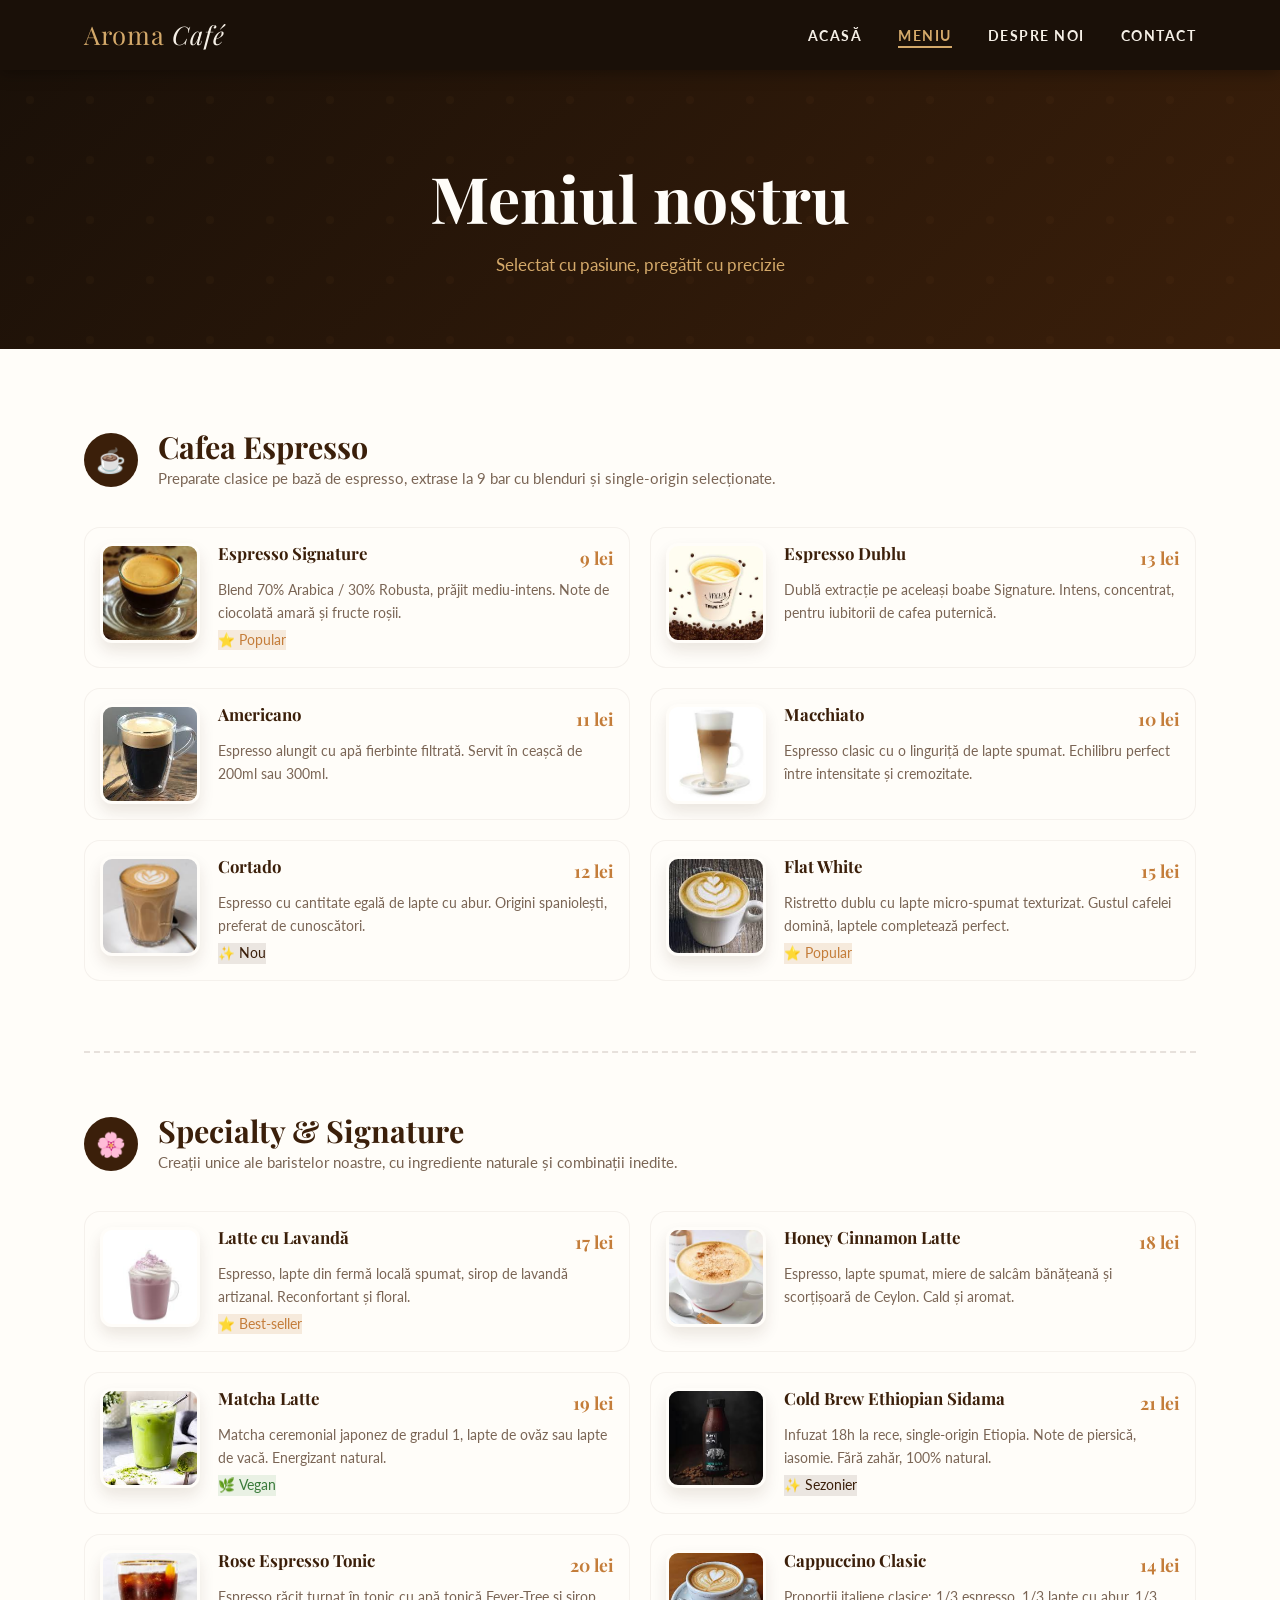
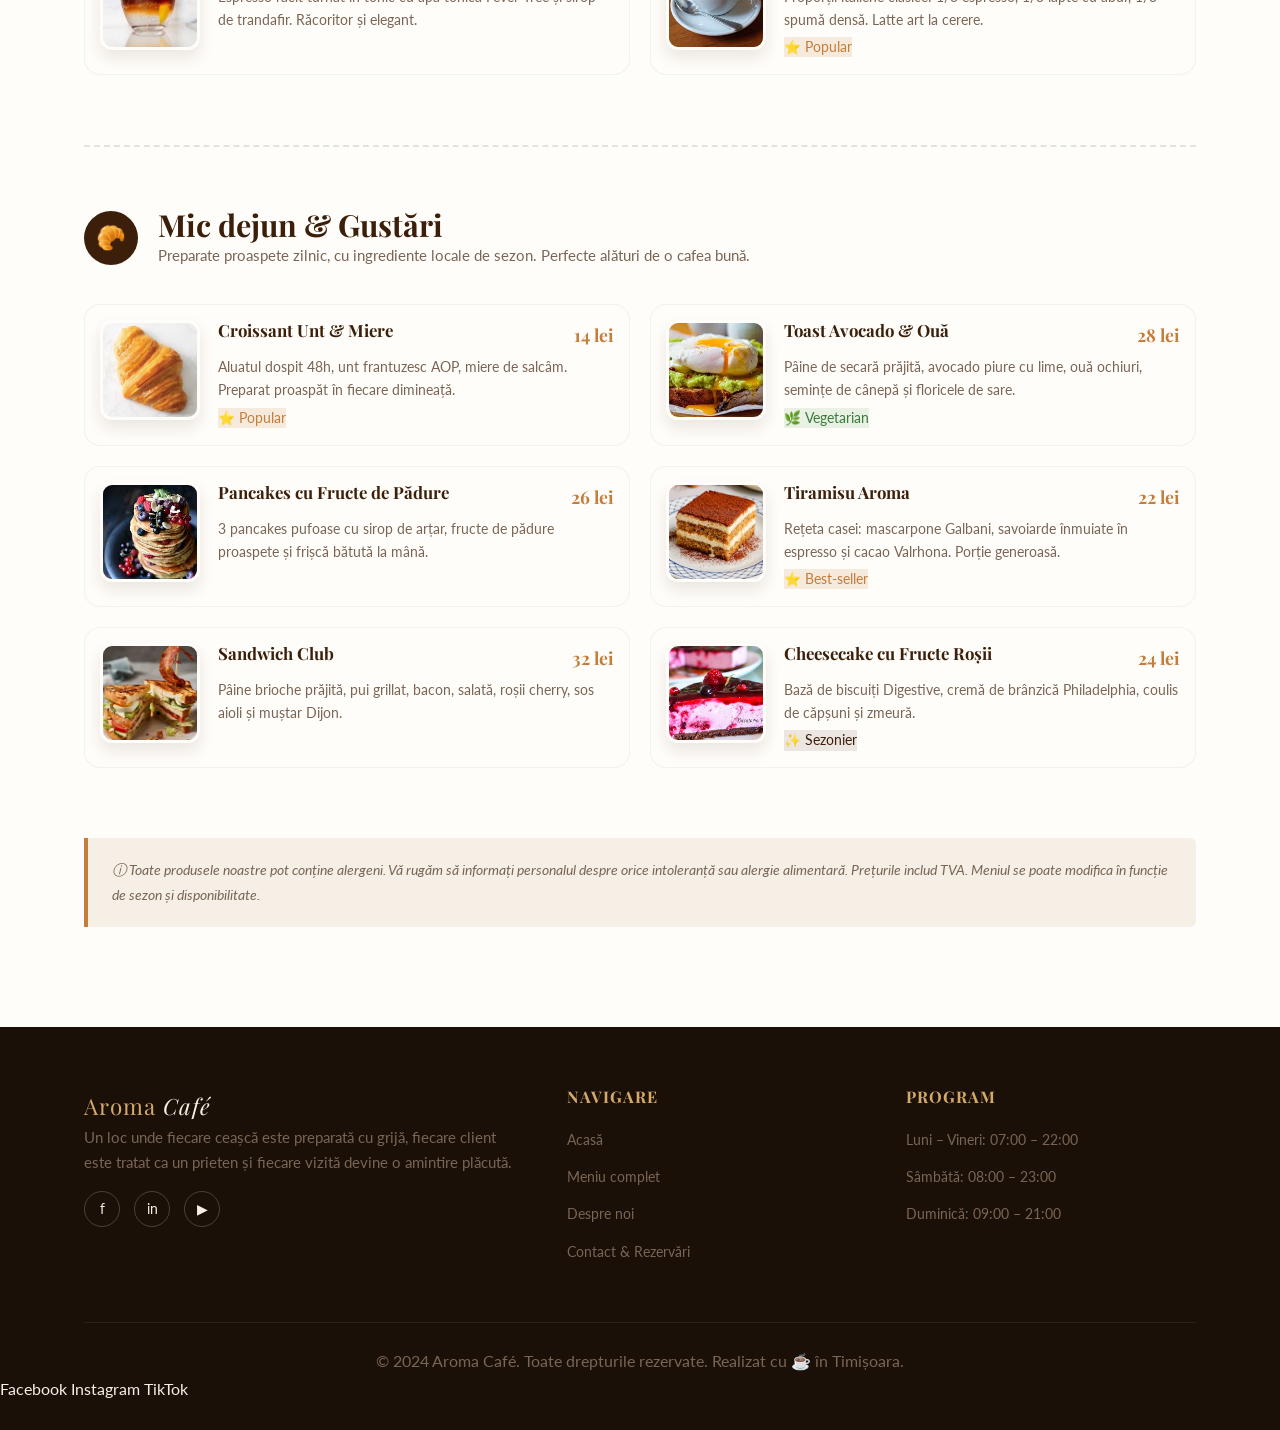
<file: static-site/static-site/meniu.html>
<!DOCTYPE html>
<html lang="ro">
<head>
  <meta charset="UTF-8" />
  <meta name="viewport" content="width=device-width, initial-scale=1.0" />
  <title>Aroma Café — Meniu</title>
  <link rel="stylesheet" href="css/style.css" />
  <link rel="stylesheet" href="css/menu.css" />

<meta name="description" content="Cafenea modernă - cafea premium și deserturi">
<meta name="keywords" content="cafenea, cafea, deserturi">
<meta property="og:title" content="Cafenea">
<meta property="og:image" content="img/hero-bg.jpg">

</head>
<body>

<div id="loader" style="position:fixed;inset:0;background:#fff;display:flex;align-items:center;justify-content:center;z-index:9999;">
<div style="width:30px;height:30px;border:3px solid #ccc;border-top:3px solid #333;border-radius:50%;animation:spin 1s linear infinite;"></div>
</div>



  <nav id="navbar">
    <div class="container nav-inner">
      <a href="index.html" class="logo">Aroma <span>Café</span></a>
      <ul class="nav-links">
        <li><a href="index.html">Acasă</a></li>
        <li><a href="meniu.html">Meniu</a></li>
        <li><a href="despre.html">Despre noi</a></li>
        <li><a href="contact.html">Contact</a></li>
      </ul>
      <button class="hamburger" id="hamburger" aria-label="Meniu mobil">
        <span></span><span></span><span></span>
      </button>
    </div>
  </nav>

  <nav class="mobile-menu" id="mobileMenu">
    <button class="mobile-close" id="mobileClose">✕</button>
    <a href="index.html">Acasă</a>
    <a href="meniu.html">Meniu</a>
    <a href="despre.html">Despre noi</a>
    <a href="contact.html">Contact</a>
  </nav>

  <header class="page-hero">
    <div class="container">
      <h1>Meniul nostru</h1>
      <p>Selectat cu pasiune, pregătit cu precizie</p>
    </div>
  </header>

  <main class="menu-page">
    <div class="container">

      <section class="menu-section" aria-labelledby="sect-espresso">
        <div class="menu-section-header">
          <div class="menu-section-icon">☕</div>
          <div>
            <h2 id="sect-espresso">Cafea Espresso</h2>
            <p>Preparate clasice pe bază de espresso, extrase la 9 bar cu blenduri și single-origin selecționate.</p>
          </div>
        </div>
        <div class="menu-items">
          <article class="menu-item">
            <div class="menu-item-img" style="background-image: url('img/espresso.jpg');"></div>
            <div class="menu-item-info">
              <div class="menu-item-top">
                <h3>Espresso Signature</h3>
                <span class="item-price">9 lei</span>
              </div>
              <p>Blend 70% Arabica / 30% Robusta, prăjit mediu-intens. Note de ciocolată amară și fructe roșii.</p>
              <span class="tag tag-popular">⭐ Popular</span>
            </div>
          </article>
          <article class="menu-item">
            <div class="menu-item-img" style="background-image: url('img/espresso_dublu.jpg');"></div>
            <div class="menu-item-info">
              <div class="menu-item-top">
                <h3>Espresso Dublu</h3>
                <span class="item-price">13 lei</span>
              </div>
              <p>Dublă extracție pe aceleași boabe Signature. Intens, concentrat, pentru iubitorii de cafea puternică.</p>
            </div>
          </article>
          <article class="menu-item">
            <div class="menu-item-img" style="background-image: url('img/americano_d.jpg');"></div>
            <div class="menu-item-info">
              <div class="menu-item-top">
                <h3>Americano</h3>
                <span class="item-price">11 lei</span>
              </div>
              <p>Espresso alungit cu apă fierbinte filtrată. Servit în ceașcă de 200ml sau 300ml.</p>
            </div>
          </article>
          <article class="menu-item">
            <div class="menu-item-img" style="background-image: url('img/machiatto.jpg');"></div>
            <div class="menu-item-info">
              <div class="menu-item-top">
                <h3>Macchiato</h3>
                <span class="item-price">10 lei</span>
              </div>
              <p>Espresso clasic cu o linguriță de lapte spumat. Echilibru perfect între intensitate și cremozitate.</p>
            </div>
          </article>
          <article class="menu-item">
            <div class="menu-item-img" style="background-image: url('img/cortado.jpeg');"></div>
            <div class="menu-item-info">
              <div class="menu-item-top">
                <h3>Cortado</h3>
                <span class="item-price">12 lei</span>
              </div>
              <p>Espresso cu cantitate egală de lapte cu abur. Origini spaniolești, preferat de cunoscători.</p>
              <span class="tag tag-new">✨ Nou</span>
            </div>
          </article>
          <article class="menu-item">
            <div class="menu-item-img" style="background-image: url('img/flat_white.jpeg');"></div>
            <div class="menu-item-info">
              <div class="menu-item-top">
                <h3>Flat White</h3>
                <span class="item-price">15 lei</span>
              </div>
              <p>Ristretto dublu cu lapte micro-spumat texturizat. Gustul cafelei domină, laptele completează perfect.</p>
              <span class="tag tag-popular">⭐ Popular</span>
            </div>
          </article>
        </div>
      </section>

      <hr class="menu-divider" />

      <section class="menu-section" aria-labelledby="sect-specialty">
        <div class="menu-section-header">
          <div class="menu-section-icon">🌸</div>
          <div>
            <h2 id="sect-specialty">Specialty &amp; Signature</h2>
            <p>Creații unice ale baristelor noastre, cu ingrediente naturale și combinații inedite.</p>
          </div>
        </div>
        <div class="menu-items">
          <article class="menu-item">
            <div class="menu-item-img" style="background-image: url('img/latte_lavanda.jpeg');"></div>
            <div class="menu-item-info">
              <div class="menu-item-top">
                <h3>Latte cu Lavandă</h3>
                <span class="item-price">17 lei</span>
              </div>
              <p>Espresso, lapte din fermă locală spumat, sirop de lavandă artizanal. Reconfortant și floral.</p>
              <span class="tag tag-popular">⭐ Best-seller</span>
            </div>
          </article>
          <article class="menu-item">
            <div class="menu-item-img" style="background-image: url('img/honey_cinnamoon.jpeg');"></div>
            <div class="menu-item-info">
              <div class="menu-item-top">
                <h3>Honey Cinnamon Latte</h3>
                <span class="item-price">18 lei</span>
              </div>
              <p>Espresso, lapte spumat, miere de salcâm bănățeană și scorțișoară de Ceylon. Cald și aromat.</p>
            </div>
          </article>
          <article class="menu-item">
            <div class="menu-item-img" style="background-image: url('img/matcha_latte.jpeg');"></div>
            <div class="menu-item-info">
              <div class="menu-item-top">
                <h3>Matcha Latte</h3>
                <span class="item-price">19 lei</span>
              </div>
              <p>Matcha ceremonial japonez de gradul 1, lapte de ovăz sau lapte de vacă. Energizant natural.</p>
              <span class="tag tag-vegan">🌿 Vegan</span>
            </div>
          </article>
          <article class="menu-item">
            <div class="menu-item-img" style="background-image: url('img/cold_ethiopian.jpeg');"></div>
            <div class="menu-item-info">
              <div class="menu-item-top">
                <h3>Cold Brew Ethiopian Sidama</h3>
                <span class="item-price">21 lei</span>
              </div>
              <p>Infuzat 18h la rece, single-origin Etiopia. Note de piersică, iasomie. Fără zahăr, 100% natural.</p>
              <span class="tag tag-new">✨ Sezonier</span>
            </div>
          </article>
          <article class="menu-item">
            <div class="menu-item-img" style="background-image: url('img/rose_espresso_tonic.jpeg');"></div>
            <div class="menu-item-info">
              <div class="menu-item-top">
                <h3>Rose Espresso Tonic</h3>
                <span class="item-price">20 lei</span>
              </div>
              <p>Espresso răcit turnat în tonic cu apă tonică Fever-Tree și sirop de trandafir. Răcoritor și elegant.</p>
            </div>
          </article>
          <article class="menu-item">
            <div class="menu-item-img" style="background-image: url('img/cappucino_classic.jpeg');"></div>
            <div class="menu-item-info">
              <div class="menu-item-top">
                <h3>Cappuccino Clasic</h3>
                <span class="item-price">14 lei</span>
              </div>
              <p>Proporții italiene clasice: 1/3 espresso, 1/3 lapte cu abur, 1/3 spumă densă. Latte art la cerere.</p>
              <span class="tag tag-popular">⭐ Popular</span>
            </div>
          </article>
        </div>
      </section>

      <hr class="menu-divider" />

      <section class="menu-section" aria-labelledby="sect-food">
        <div class="menu-section-header">
          <div class="menu-section-icon">🥐</div>
          <div>
            <h2 id="sect-food">Mic dejun &amp; Gustări</h2>
            <p>Preparate proaspete zilnic, cu ingrediente locale de sezon. Perfecte alături de o cafea bună.</p>
          </div>
        </div>
        <div class="menu-items">
          <article class="menu-item">
            <div class="menu-item-img" style="background-image: url('img/croissant_unt_miere.jpg');"></div>
            <div class="menu-item-info">
              <div class="menu-item-top">
                <h3>Croissant Unt &amp; Miere</h3>
                <span class="item-price">14 lei</span>
              </div>
              <p>Aluatul dospit 48h, unt frantuzesc AOP, miere de salcâm. Preparat proaspăt în fiecare dimineață.</p>
              <span class="tag tag-popular">⭐ Popular</span>
            </div>
          </article>
          <article class="menu-item">
            <div class="menu-item-img" style="background-image: url('img/toast_avocado_oua.jpeg');"></div>
            <div class="menu-item-info">
              <div class="menu-item-top">
                <h3>Toast Avocado &amp; Ouă</h3>
                <span class="item-price">28 lei</span>
              </div>
              <p>Pâine de secară prăjită, avocado piure cu lime, ouă ochiuri, semințe de cânepă și floricele de sare.</p>
              <span class="tag tag-vegan">🌿 Vegetarian</span>
            </div>
          </article>
          <article class="menu-item">
            <div class="menu-item-img" style="background-image: url('img/pankaces_fructe_padure.jpeg');"></div>
            <div class="menu-item-info">
              <div class="menu-item-top">
                <h3>Pancakes cu Fructe de Pădure</h3>
                <span class="item-price">26 lei</span>
              </div>
              <p>3 pancakes pufoase cu sirop de arțar, fructe de pădure proaspete și frișcă bătută la mână.</p>
            </div>
          </article>
          <article class="menu-item">
            <div class="menu-item-img" style="background-image: url('img/tiramisu_aroma.jpeg');"></div>
            <div class="menu-item-info">
              <div class="menu-item-top">
                <h3>Tiramisu Aroma</h3>
                <span class="item-price">22 lei</span>
              </div>
              <p>Rețeta casei: mascarpone Galbani, savoiarde înmuiate în espresso și cacao Valrhona. Porție generoasă.</p>
              <span class="tag tag-popular">⭐ Best-seller</span>
            </div>
          </article>
          <article class="menu-item">
            <div class="menu-item-img" style="background-image: url('img/club_sandwich.jpeg');"></div>
            <div class="menu-item-info">
              <div class="menu-item-top">
                <h3>Sandwich Club</h3>
                <span class="item-price">32 lei</span>
              </div>
              <p>Pâine brioche prăjită, pui grillat, bacon, salată, roșii cherry, sos aioli și muștar Dijon.</p>
            </div>
          </article>
          <article class="menu-item">
            <div class="menu-item-img" style="background-image: url('img/cheesecake_fructe_rosii.jpeg');"></div>
            <div class="menu-item-info">
              <div class="menu-item-top">
                <h3>Cheesecake cu Fructe Roșii</h3>
                <span class="item-price">24 lei</span>
              </div>
              <p>Bază de biscuiți Digestive, cremă de brânzică Philadelphia, coulis de căpșuni și zmeură.</p>
              <span class="tag tag-new">✨ Sezonier</span>
            </div>
          </article>
        </div>
      </section>

      <div class="menu-note">
        <p>
          ⓘ Toate produsele noastre pot conține alergeni. Vă rugăm să informați personalul despre orice intoleranță sau alergie alimentară.
          Prețurile includ TVA. Meniul se poate modifica în funcție de sezon și disponibilitate.
        </p>
      </div>

    </div>
  </main>

  <footer>
    <div class="container">
      <div class="footer-grid">
        <div class="footer-brand">
          <a href="index.html" class="logo">Aroma <span>Café</span></a>
          <p>Un loc unde fiecare ceașcă este preparată cu grijă, fiecare client este tratat ca un prieten și fiecare vizită devine o amintire plăcută.</p>
          <div class="social-links">
            <a href="#" aria-label="Facebook">f</a>
            <a href="#" aria-label="Instagram">in</a>
            <a href="#" aria-label="TikTok">▶</a>
          </div>
        </div>
        <div class="footer-col">
          <h4>Navigare</h4>
          <ul>
            <li><a href="index.html">Acasă</a></li>
            <li><a href="meniu.html">Meniu complet</a></li>
            <li><a href="despre.html">Despre noi</a></li>
            <li><a href="contact.html">Contact &amp; Rezervări</a></li>
          </ul>
        </div>
        <div class="footer-col">
          <h4>Program</h4>
          <ul>
            <li><a>Luni – Vineri: 07:00 – 22:00</a></li>
            <li><a>Sâmbătă: 08:00 – 23:00</a></li>
            <li><a>Duminică: 09:00 – 21:00</a></li>
          </ul>
        </div>
      </div>
      <div class="footer-bottom">
        <p>© 2024 Aroma Café. Toate drepturile rezervate. Realizat cu ☕ în Timișoara.</p>
      </div>
    </div>
  
<div class="social">
<a href="https://facebook.com" target="_blank">Facebook</a>
<a href="https://instagram.com" target="_blank">Instagram</a>
<a href="https://tiktok.com" target="_blank">TikTok</a>
</div>

</footer>

  <script src="js/main.js"></script>
</body>
</html>
</file>
<file: static-site/static-site/css/style.css>
@import url('https://fonts.googleapis.com/css2?family=Playfair+Display:ital,wght@0,400;0,600;0,700;1,400&family=Lato:wght@300;400;700&display=swap');


:root {
  --color-dark:    #1a1008;
  --color-brown:   #3b1f0a;
  --color-mocha:   #6b3a1f;
  --color-caramel: #c47d3a;
  --color-cream:   #f5efe6;
  --color-white:   #fffdf9;
  --color-accent:  #d4a96a;
  --color-text:    #3a2a1a;
  --color-muted:   #7a6555;

  --font-heading: 'Playfair Display', Georgia, serif;
  --font-body:    'Lato', Arial, sans-serif;

  --nav-height: 70px;
  --transition: 0.3s ease;
  --shadow: 0 4px 20px rgba(59,31,10,0.12);
  --radius: 6px;
}


*, *::before, *::after { box-sizing: border-box; margin: 0; padding: 0; }
html { scroll-behavior: smooth; }
body {
  font-family: var(--font-body);
  color: var(--color-text);
  background: var(--color-white);
  line-height: 1.7;
  font-size: 16px;
}
img { max-width: 100%; display: block; }
a { text-decoration: none; color: inherit; }
ul { list-style: none; }


h1, h2, h3, h4 { font-family: var(--font-heading); line-height: 1.2; }
h1 { font-size: clamp(2.4rem, 6vw, 4rem); }
h2 { font-size: clamp(1.8rem, 4vw, 2.8rem); }
h3 { font-size: clamp(1.2rem, 2.5vw, 1.6rem); }
p  { font-size: 1rem; color: var(--color-muted); }


.container { max-width: 1160px; margin: 0 auto; padding: 0 24px; }
.section-title { text-align: center; margin-bottom: 14px; color: var(--color-brown); }
.section-subtitle { text-align: center; color: var(--color-muted); max-width: 560px; margin: 0 auto 52px; font-size: 1.05rem; }
.btn {
  display: inline-block;
  padding: 13px 32px;
  border-radius: var(--radius);
  font-family: var(--font-body);
  font-weight: 700;
  font-size: 0.9rem;
  letter-spacing: 1px;
  text-transform: uppercase;
  cursor: pointer;
  transition: var(--transition);
  border: none;
}
.btn-primary { background: var(--color-caramel); color: var(--color-white); }
.btn-primary:hover { background: var(--color-mocha); transform: translateY(-2px); box-shadow: var(--shadow); }
.btn-outline { background: transparent; color: var(--color-white); border: 2px solid var(--color-white); }
.btn-outline:hover { background: var(--color-white); color: var(--color-brown); }
.btn-dark { background: var(--color-brown); color: var(--color-white); }
.btn-dark:hover { background: var(--color-dark); transform: translateY(-2px); }


#navbar {
  position: sticky;
  top: 0;
  z-index: 1000;
  background: var(--color-dark);
  height: var(--nav-height);
  box-shadow: 0 2px 16px rgba(0,0,0,0.35);
  transition: background var(--transition);
}
.nav-inner {
  display: flex;
  align-items: center;
  justify-content: space-between;
  height: 100%;
}
.logo {
  font-family: var(--font-heading);
  font-size: 1.6rem;
  color: var(--color-accent);
  letter-spacing: 1px;
}
.logo span { color: var(--color-cream); font-style: italic; }
.nav-links { display: flex; gap: 36px; }
.nav-links a {
  color: var(--color-cream);
  font-size: 0.88rem;
  letter-spacing: 1.5px;
  text-transform: uppercase;
  font-weight: 700;
  position: relative;
  padding-bottom: 4px;
  transition: color var(--transition);
}
.nav-links a::after {
  content: '';
  position: absolute;
  bottom: 0; left: 0;
  width: 0; height: 2px;
  background: var(--color-accent);
  transition: width var(--transition);
}
.nav-links a:hover, .nav-links a.active { color: var(--color-accent); }
.nav-links a:hover::after, .nav-links a.active::after { width: 100%; }


.hamburger {
  display: none;
  flex-direction: column;
  gap: 5px;
  cursor: pointer;
  background: none;
  border: none;
  padding: 6px;
  z-index: 1100;
}
.hamburger span {
  display: block;
  width: 26px; height: 2px;
  background: var(--color-cream);
  border-radius: 2px;
  transition: var(--transition);
}
.hamburger.open span:nth-child(1) { transform: translateY(7px) rotate(45deg); }
.hamburger.open span:nth-child(2) { opacity: 0; }
.hamburger.open span:nth-child(3) { transform: translateY(-7px) rotate(-45deg); }


.mobile-menu {
  display: none;
  position: fixed;
  inset: 0;
  background: var(--color-dark);
  z-index: 1050;
  flex-direction: column;
  align-items: center;
  justify-content: center;
  gap: 32px;
}
.mobile-menu.open { display: flex; }
.mobile-menu a {
  color: var(--color-cream);
  font-family: var(--font-heading);
  font-size: 2rem;
  font-style: italic;
  transition: color var(--transition);
}
.mobile-menu a:hover { color: var(--color-accent); }
.mobile-close {
  position: absolute;
  top: 22px; right: 24px;
  background: none; border: none;
  color: var(--color-cream);
  font-size: 2rem;
  cursor: pointer;
}

footer {
  background: var(--color-dark);
  color: var(--color-cream);
  padding: 60px 0 28px;
}
.footer-grid {
  display: grid;
  grid-template-columns: 1.5fr 1fr 1fr;
  gap: 48px;
  margin-bottom: 48px;
}
.footer-brand .logo { font-size: 1.4rem; margin-bottom: 14px; }
.footer-brand p { color: var(--color-muted); font-size: 0.92rem; line-height: 1.7; }
.footer-col h4 { font-family: var(--font-heading); font-size: 1rem; color: var(--color-accent); margin-bottom: 18px; letter-spacing: 1px; text-transform: uppercase; }
.footer-col ul li { margin-bottom: 10px; }
.footer-col ul li a { color: var(--color-muted); font-size: 0.9rem; transition: color var(--transition); }
.footer-col ul li a:hover { color: var(--color-accent); }
.footer-bottom { border-top: 1px solid rgba(255,255,255,0.08); padding-top: 24px; text-align: center; color: var(--color-muted); font-size: 0.84rem; }
.social-links { display: flex; gap: 14px; margin-top: 16px; }
.social-links a {
  width: 36px; height: 36px;
  border: 1px solid rgba(255,255,255,0.2);
  border-radius: 50%;
  display: flex; align-items: center; justify-content: center;
  color: var(--color-cream);
  font-size: 0.85rem;
  transition: var(--transition);
}
.social-links a:hover { background: var(--color-caramel); border-color: var(--color-caramel); }

.page-hero {
  background: linear-gradient(135deg, var(--color-dark) 0%, var(--color-brown) 100%);
  padding: 90px 0 70px;
  text-align: center;
  color: var(--color-white);
  position: relative;
  overflow: hidden;
}
.page-hero::before {
  content: '';
  position: absolute; inset: 0;
  background: url("data:image/svg+xml,%3Csvg width='60' height='60' viewBox='0 0 60 60' xmlns='http://www.w3.org/2000/svg'%3E%3Cg fill='none' fill-rule='evenodd'%3E%3Cg fill='%23c47d3a' fill-opacity='0.07'%3E%3Ccircle cx='30' cy='30' r='4'/%3E%3C/g%3E%3C/g%3E%3C/svg%3E");
  opacity: 0.6;
}
.page-hero h1 { color: var(--color-white); margin-bottom: 14px; position: relative; }
.page-hero p { color: var(--color-accent); font-size: 1.05rem; position: relative; }

.divider { width: 60px; height: 3px; background: var(--color-caramel); margin: 0 auto 20px; border-radius: 2px; }

@media (max-width: 900px) {
  .footer-grid { grid-template-columns: 1fr 1fr; }
}
@media (max-width: 768px) {
  .nav-links { display: none; }
  .hamburger { display: flex; }
  .footer-grid { grid-template-columns: 1fr; gap: 32px; }
}
@media (max-width: 480px) {
  .container { padding: 0 16px; }
}

@keyframes spin{0%{transform:rotate(0)}100%{transform:rotate(360deg)}}
</file>
<file: static-site/static-site/css/home.css>
.hero {
  position: relative;
  min-height: 100vh;
  display: flex;
  align-items: center;
  overflow: hidden;
  background: var(--color-dark);
}
.hero-bg {
  position: absolute; inset: 0;
  background: linear-gradient(
    160deg,
    rgba(26,16,8,0.92) 0%,
    rgba(59,31,10,0.75) 50%,
    rgba(107,58,31,0.55) 100%
  );
  z-index: 1;
}
.hero-image {
  position: absolute; inset: 0;
  background: url('../img/hero-bg.jpg') center/cover no-repeat;
  z-index: 0;
  transform: scale(1.05);
  animation: heroZoom 12s ease infinite alternate;
}
@keyframes heroZoom { to { transform: scale(1.0); } }

.hero-content {
  position: relative; z-index: 2;
  max-width: 680px;
}
.hero-tag {
  display: inline-block;
  font-size: 0.78rem;
  letter-spacing: 3px;
  text-transform: uppercase;
  color: var(--color-accent);
  border: 1px solid var(--color-caramel);
  padding: 5px 16px;
  border-radius: 20px;
  margin-bottom: 24px;
  animation: fadeUp 0.8s ease both;
}
.hero-content h1 {
  color: var(--color-white);
  margin-bottom: 22px;
  animation: fadeUp 0.8s 0.2s ease both;
}
.hero-content h1 em {
  color: var(--color-accent);
  font-style: italic;
}
.hero-content p {
  color: rgba(245,239,230,0.82);
  font-size: 1.12rem;
  margin-bottom: 38px;
  animation: fadeUp 0.8s 0.4s ease both;
}
.hero-actions {
  display: flex; gap: 16px; flex-wrap: wrap;
  animation: fadeUp 0.8s 0.6s ease both;
}
.hero-scroll {
  position: absolute;
  bottom: 36px; left: 50%;
  transform: translateX(-50%);
  z-index: 2;
  display: flex; flex-direction: column; align-items: center;
  color: rgba(245,239,230,0.5);
  font-size: 0.75rem;
  letter-spacing: 2px;
  text-transform: uppercase;
  gap: 8px;
  animation: bounce 2s infinite;
}
.hero-scroll svg { width: 20px; }
@keyframes bounce { 0%,100% { transform: translateX(-50%) translateY(0); } 50% { transform: translateX(-50%) translateY(6px); } }
@keyframes fadeUp { from { opacity:0; transform:translateY(28px); } to { opacity:1; transform:translateY(0); } }


.features-strip {
  background: var(--color-cream);
  padding: 0;
}
.features-grid {
  display: grid;
  grid-template-columns: repeat(3, 1fr);
  border-bottom: 1px solid rgba(59,31,10,0.1);
}
.feature-item {
  padding: 40px 32px;
  border-right: 1px solid rgba(59,31,10,0.1);
  display: flex; align-items: flex-start; gap: 18px;
  transition: background var(--transition);
}
.feature-item:last-child { border-right: none; }
.feature-item:hover { background: rgba(196,125,58,0.06); }
.feature-icon {
  width: 50px; height: 50px;
  background: var(--color-brown);
  border-radius: 50%;
  display: flex; align-items: center; justify-content: center;
  flex-shrink: 0;
  font-size: 1.4rem;
}
.feature-text h3 { font-size: 1.05rem; margin-bottom: 6px; color: var(--color-brown); }
.feature-text p { font-size: 0.88rem; }


.about-section { padding: 100px 0; background: var(--color-white); }
.about-grid {
  display: grid;
  grid-template-columns: 1fr 1fr;
  gap: 80px;
  align-items: center;
}
.about-images {
  position: relative;
  height: 480px;
}
.about-img-main {
  position: absolute;
  top: 0; left: 0;
  width: 70%; height: 85%;
  background: url('../img/about-main.jpg') center/cover no-repeat;
  border-radius: 4px;
  box-shadow: var(--shadow);
}
.about-img-accent {
  position: absolute;
  bottom: 0; right: 0;
  width: 52%; height: 52%;
  background: url('../img/about-accent.jpg') center/cover no-repeat;
  border-radius: 4px;
  box-shadow: var(--shadow);
  border: 5px solid var(--color-white);
}
.about-badge {
  position: absolute;
  bottom: 30%; left: 55%;
  background: var(--color-caramel);
  color: var(--color-white);
  border-radius: 50%;
  width: 90px; height: 90px;
  display: flex; flex-direction: column; align-items: center; justify-content: center;
  font-family: var(--font-heading);
  font-size: 1.8rem;
  font-weight: 700;
  line-height: 1;
  z-index: 3;
  box-shadow: 0 4px 20px rgba(196,125,58,0.4);
}
.about-badge small { font-family: var(--font-body); font-size: 0.62rem; letter-spacing: 1px; text-transform: uppercase; }
.about-text .section-title { text-align: left; }
.about-text .divider { margin: 0 0 20px; }
.about-text p { margin-bottom: 16px; }
.about-stats {
  display: flex; gap: 32px; margin-top: 32px;
}
.stat { text-align: center; }
.stat-num { font-family: var(--font-heading); font-size: 2.2rem; color: var(--color-caramel); font-weight: 700; display: block; }
.stat-label { font-size: 0.78rem; text-transform: uppercase; letter-spacing: 1px; color: var(--color-muted); }


.menu-preview { padding: 100px 0; background: var(--color-cream); }
.menu-tabs {
  display: flex; justify-content: center; gap: 10px;
  margin-bottom: 52px; flex-wrap: wrap;
}
.tab-btn {
  padding: 9px 22px;
  border: 2px solid var(--color-brown);
  background: transparent;
  color: var(--color-brown);
  border-radius: 30px;
  cursor: pointer;
  font-family: var(--font-body);
  font-size: 0.85rem;
  font-weight: 700;
  letter-spacing: 1px;
  text-transform: uppercase;
  transition: var(--transition);
}
.tab-btn.active, .tab-btn:hover { background: var(--color-brown); color: var(--color-white); }
.menu-grid {
  display: grid;
  grid-template-columns: repeat(3, 1fr);
  gap: 28px;
}
.menu-card {
  background: var(--color-white);
  border-radius: var(--radius);
  overflow: hidden;
  box-shadow: var(--shadow);
  transition: transform var(--transition), box-shadow var(--transition);
}
.menu-card:hover { transform: translateY(-6px); box-shadow: 0 12px 40px rgba(59,31,10,0.16); }
.menu-card-img {
  height: 200px;
  background: var(--color-brown) center/cover no-repeat;
}
.menu-card-body { padding: 22px; }
.menu-card-body h3 { font-size: 1.15rem; margin-bottom: 8px; color: var(--color-brown); }
.menu-card-body p { font-size: 0.88rem; margin-bottom: 14px; }
.menu-card-footer {
  display: flex; justify-content: space-between; align-items: center;
}
.price { font-family: var(--font-heading); font-size: 1.25rem; color: var(--color-caramel); font-weight: 700; }


.testimonials { padding: 100px 0; background: var(--color-brown); }
.testimonials .section-title { color: var(--color-cream); }
.testimonials .section-subtitle { color: rgba(245,239,230,0.7); }
.testimonials .divider { background: var(--color-caramel); }
.reviews-grid { display: grid; grid-template-columns: repeat(3,1fr); gap: 24px; }
.review-card {
  background: rgba(255,255,255,0.07);
  border: 1px solid rgba(255,255,255,0.1);
  border-radius: var(--radius);
  padding: 32px 28px;
  transition: background var(--transition);
}
.review-card:hover { background: rgba(255,255,255,0.12); }
.stars { color: var(--color-accent); font-size: 1.1rem; margin-bottom: 14px; }
.review-card p { color: rgba(245,239,230,0.85); font-style: italic; font-size: 0.97rem; margin-bottom: 22px; }
.reviewer { display: flex; align-items: center; gap: 14px; }
.reviewer-avatar {
  width: 44px; height: 44px; border-radius: 50%;
  background: var(--color-caramel);
  display: flex; align-items: center; justify-content: center;
  font-family: var(--font-heading); font-size: 1.1rem; color: var(--color-white); font-weight: 700;
}
.reviewer-info strong { color: var(--color-cream); display: block; font-size: 0.92rem; }
.reviewer-info span { color: rgba(245,239,230,0.5); font-size: 0.8rem; }


.cta-band {
  padding: 90px 0;
  background: linear-gradient(135deg, var(--color-dark) 0%, var(--color-mocha) 100%);
  text-align: center;
}
.cta-band h2 { color: var(--color-white); margin-bottom: 14px; }
.cta-band p { color: rgba(245,239,230,0.7); margin-bottom: 36px; font-size: 1.05rem; max-width: 500px; margin-left: auto; margin-right: auto; }
.cta-actions { display: flex; justify-content: center; gap: 16px; flex-wrap: wrap; }

@media (max-width: 960px) {
  .about-grid { grid-template-columns: 1fr; gap: 48px; }
  .about-images { height: 340px; }
  .menu-grid { grid-template-columns: repeat(2,1fr); }
  .reviews-grid { grid-template-columns: repeat(2,1fr); }
}
@media (max-width: 768px) {
  .features-grid { grid-template-columns: 1fr; }
  .feature-item { border-right: none; border-bottom: 1px solid rgba(59,31,10,0.1); }
  .menu-grid { grid-template-columns: 1fr; }
  .reviews-grid { grid-template-columns: 1fr; }
  .about-stats { gap: 18px; }
  .hero-content { padding: 0; }
}

@keyframes spin{0%{transform:rotate(0)}100%{transform:rotate(360deg)}}
</file>
<file: static-site/static-site/css/pages.css>
.story-section { padding: 90px 0; background: var(--color-white); }
.story-grid { display: grid; grid-template-columns: 1fr 1fr; gap: 72px; align-items: center; }
.story-img {
  border-radius: 4px;
  height: 420px;
  background: url('../img/story.jpg') center/cover no-repeat;
  box-shadow: var(--shadow);
  position: relative;
}
.story-img::after {
  content: '"Café este arta de a trăi momentul prezent"';
  position: absolute;
  bottom: -24px; right: -24px;
  background: var(--color-caramel);
  color: var(--color-white);
  font-family: var(--font-heading);
  font-style: italic;
  font-size: 0.88rem;
  padding: 18px 22px;
  border-radius: var(--radius);
  max-width: 200px;
  line-height: 1.4;
  box-shadow: var(--shadow);
}
.story-text .section-title, .story-text h2 { text-align: left; color: var(--color-brown); }
.story-text .divider { margin: 0 0 20px; }
.story-text p { margin-bottom: 16px; }

.team-section { padding: 90px 0; background: var(--color-cream); }
.team-grid { display: grid; grid-template-columns: repeat(3,1fr); gap: 32px; }
.team-card {
  background: var(--color-white);
  border-radius: var(--radius);
  overflow: hidden;
  box-shadow: var(--shadow);
  text-align: center;
  transition: transform var(--transition);
}
.team-card:hover { transform: translateY(-6px); }
.team-photo {
  height: 240px;
  background: var(--color-brown) center/cover no-repeat;
}
.team-info { padding: 24px; }
.team-info h3 { color: var(--color-brown); margin-bottom: 6px; font-size: 1.2rem; }
.team-role { color: var(--color-caramel); font-size: 0.82rem; text-transform: uppercase; letter-spacing: 1px; font-weight: 700; margin-bottom: 12px; display: block; }
.team-info p { font-size: 0.88rem; }


.values-section { padding: 90px 0; background: var(--color-brown); }
.values-section .section-title { color: var(--color-cream); }
.values-section .section-subtitle { color: rgba(245,239,230,0.7); }
.values-section .divider { background: var(--color-caramel); }
.values-grid { display: grid; grid-template-columns: repeat(4,1fr); gap: 24px; }
.value-card {
  background: rgba(255,255,255,0.07);
  border: 1px solid rgba(255,255,255,0.1);
  border-radius: var(--radius);
  padding: 36px 24px;
  text-align: center;
  transition: background var(--transition);
}
.value-card:hover { background: rgba(255,255,255,0.13); }
.value-icon { font-size: 2.2rem; margin-bottom: 16px; }
.value-card h3 { color: var(--color-accent); margin-bottom: 12px; font-size: 1.1rem; }
.value-card p { color: rgba(245,239,230,0.75); font-size: 0.88rem; }


.timeline-section { padding: 90px 0; background: var(--color-white); }
.timeline { position: relative; padding: 0; max-width: 700px; margin: 0 auto; }
.timeline::before { content: ''; position: absolute; left: 50%; top: 0; bottom: 0; width: 2px; background: rgba(59,31,10,0.15); transform: translateX(-50%); }
.timeline-item { display: flex; gap: 32px; margin-bottom: 48px; position: relative; }
.timeline-item:nth-child(even) { flex-direction: row-reverse; }
.timeline-content {
  flex: 1;
  background: var(--color-cream);
  border-radius: var(--radius);
  padding: 24px 28px;
  border: 1px solid rgba(59,31,10,0.08);
}
.timeline-year {
  font-family: var(--font-heading);
  font-size: 1.5rem;
  color: var(--color-caramel);
  font-weight: 700;
  margin-bottom: 8px;
}
.timeline-content h3 { color: var(--color-brown); margin-bottom: 8px; font-size: 1rem; }
.timeline-content p { font-size: 0.88rem; }
.timeline-dot {
  width: 14px; height: 14px;
  background: var(--color-caramel);
  border-radius: 50%;
  position: absolute;
  left: 50%; top: 24px;
  transform: translateX(-50%);
  border: 3px solid var(--color-white);
  box-shadow: 0 0 0 3px var(--color-caramel);
  flex-shrink: 0;
}


.contact-page { padding: 80px 0 100px; background: var(--color-white); }
.contact-grid { display: grid; grid-template-columns: 1fr 1.3fr; gap: 60px; align-items: start; }

.contact-info h2 { color: var(--color-brown); margin-bottom: 18px; }
.contact-info > p { margin-bottom: 36px; }
.contact-detail { display: flex; gap: 16px; margin-bottom: 28px; align-items: flex-start; }
.contact-detail-icon {
  width: 46px; height: 46px;
  background: var(--color-cream);
  border: 2px solid var(--color-caramel);
  border-radius: 50%;
  display: flex; align-items: center; justify-content: center;
  font-size: 1.1rem;
  flex-shrink: 0;
}
.contact-detail-text strong { display: block; color: var(--color-brown); font-size: 0.9rem; margin-bottom: 4px; }
.contact-detail-text span { color: var(--color-muted); font-size: 0.9rem; }

.hours-grid { display: grid; grid-template-columns: 1fr 1fr; gap: 6px 20px; margin-top: 8px; }
.hours-grid span { font-size: 0.88rem; color: var(--color-muted); }
.hours-grid span:nth-child(odd) { color: var(--color-text); font-weight: 700; }


.contact-form-card {
  background: var(--color-cream);
  border-radius: 8px;
  padding: 42px 40px;
  box-shadow: var(--shadow);
}
.contact-form-card h2 { color: var(--color-brown); margin-bottom: 28px; font-size: 1.7rem; }
.form-row { display: grid; grid-template-columns: 1fr 1fr; gap: 16px; }
.form-group { margin-bottom: 20px; }
.form-group label {
  display: block;
  font-size: 0.82rem;
  font-weight: 700;
  text-transform: uppercase;
  letter-spacing: 0.8px;
  color: var(--color-brown);
  margin-bottom: 7px;
}
.form-group input,
.form-group select,
.form-group textarea {
  width: 100%;
  padding: 12px 16px;
  background: var(--color-white);
  border: 1.5px solid rgba(59,31,10,0.15);
  border-radius: var(--radius);
  font-family: var(--font-body);
  font-size: 0.95rem;
  color: var(--color-text);
  transition: border-color var(--transition), box-shadow var(--transition);
  outline: none;
}
.form-group input:focus,
.form-group select:focus,
.form-group textarea:focus {
  border-color: var(--color-caramel);
  box-shadow: 0 0 0 3px rgba(196,125,58,0.15);
}
.form-group textarea { resize: vertical; min-height: 130px; }
.form-submit { width: 100%; padding: 15px; font-size: 0.95rem; }

.form-success {
  display: none;
  text-align: center;
  padding: 32px;
}
.form-success .success-icon { font-size: 3rem; margin-bottom: 16px; }
.form-success h3 { color: var(--color-brown); margin-bottom: 10px; }

.map-section { padding: 0 0 80px; }
.map-placeholder {
  background: var(--color-cream);
  border-radius: var(--radius);
  height: 340px;
  display: flex; align-items: center; justify-content: center;
  flex-direction: column;
  gap: 14px;
  border: 2px dashed rgba(59,31,10,0.15);
}
.map-placeholder p { color: var(--color-muted); font-size: 0.95rem; }

@media (max-width: 960px) {
  .story-grid { grid-template-columns: 1fr; }
  .story-img { height: 300px; }
  .story-img::after { display: none; }
  .team-grid { grid-template-columns: 1fr 1fr; }
  .values-grid { grid-template-columns: 1fr 1fr; }
  .contact-grid { grid-template-columns: 1fr; }
}
@media (max-width: 768px) {
  .team-grid { grid-template-columns: 1fr; }
  .values-grid { grid-template-columns: 1fr; }
  .form-row { grid-template-columns: 1fr; }
  .timeline::before { left: 20px; }
  .timeline-item, .timeline-item:nth-child(even) { flex-direction: column; padding-left: 44px; }
  .timeline-dot { left: 20px; }
  .contact-form-card { padding: 28px 22px; }
}

@keyframes spin{0%{transform:rotate(0)}100%{transform:rotate(360deg)}}
</file>
<file: static-site/static-site/css/menu.css>
.menu-page { padding: 80px 0 100px; background: var(--color-white); }

.menu-section { margin-bottom: 70px; }
.menu-section-header {
  display: flex; align-items: center; gap: 20px;
  margin-bottom: 36px;
}
.menu-section-icon {
  width: 54px; height: 54px;
  background: var(--color-brown);
  border-radius: 50%;
  display: flex; align-items: center; justify-content: center;
  font-size: 1.5rem;
  flex-shrink: 0;
}
.menu-section-header h2 {
  color: var(--color-brown);
  font-size: 1.9rem;
}
.menu-section-header p { font-size: 0.92rem; }

.menu-items { display: grid; grid-template-columns: repeat(2, 1fr); gap: 20px; }
.menu-item {
  display: flex; 
  gap: 18px;
  background: var(--color-white);
  border-radius: 16px; 
  padding: 15px;
  border: 1px solid rgba(59,31,10,0.05);
  transition: all 0.4s cubic-bezier(0.165, 0.84, 0.44, 1);
  position: relative;
  overflow: hidden; 
}

.menu-item-img {
  width: 100px; 
  height: 100px;
  border-radius: 12px;
  background-position: center;
  background-size: cover;
  flex-shrink: 0;
  box-shadow: 0 8px 15px rgba(59, 31, 10, 0.1);
  border: 3px solid var(--color-white);
  transition: transform 0.5s ease;
  background-color: #eee;
  
}

.menu-item:hover {
  border-color: var(--color-caramel);
  box-shadow: 0 12px 30px rgba(59, 31, 10, 0.12);
  transform: translateY(-5px);
  background: var(--color-cream);
}

.menu-item:hover .menu-item-img {
  transform: scale(1.15) rotate(3deg);
}
.menu-item-info { flex: 1; }
.menu-item-top { display: flex; justify-content: space-between; align-items: flex-start; gap: 10px; margin-bottom: 6px; }
.menu-item-top h3 { font-size: 1.05rem; color: var(--color-brown);transition: color 0.3s ease; }
.menu-item:hover .menu-item-top h3 {
  color: var(--color-caramel);
}
.item-price { font-family: var(--font-heading); font-size: 1.1rem; color: var(--color-caramel); font-weight: 700; white-space: nowrap; transition: transform 0.3s ease, color 0.3s ease;}
.menu-item:hover .item-price {
  transform: scale(1.1);
  color: var(--color-brown); 
}
.menu-item-info p { font-size: 0.85rem; }
.tag {
  display: inline-block;
  font-size: 0.85rem;
  line-height: 1.5; 
  color: var(--color-muted); 
  margin-top: 4px;
}
.tag-popular { background: rgba(196,125,58,0.15); color: var(--color-caramel); }
.tag-vegan { background: rgba(76,153,76,0.12); color: #3a7a3a; }
.tag-new { background: rgba(59,31,10,0.1); color: var(--color-brown); }

.menu-divider { border: none; border-top: 2px dashed rgba(59,31,10,0.12); margin: 60px 0; }

.menu-note {
  background: var(--color-cream);
  border-left: 4px solid var(--color-caramel);
  padding: 20px 24px;
  border-radius: 0 var(--radius) var(--radius) 0;
  margin-top: 20px;
}
.menu-note p { font-size: 0.9rem; font-style: italic; }

@media (max-width: 768px) {
  .menu-items { grid-template-columns: 1fr; }
}

@keyframes spin{0%{transform:rotate(0)}100%{transform:rotate(360deg)}}
</file>
